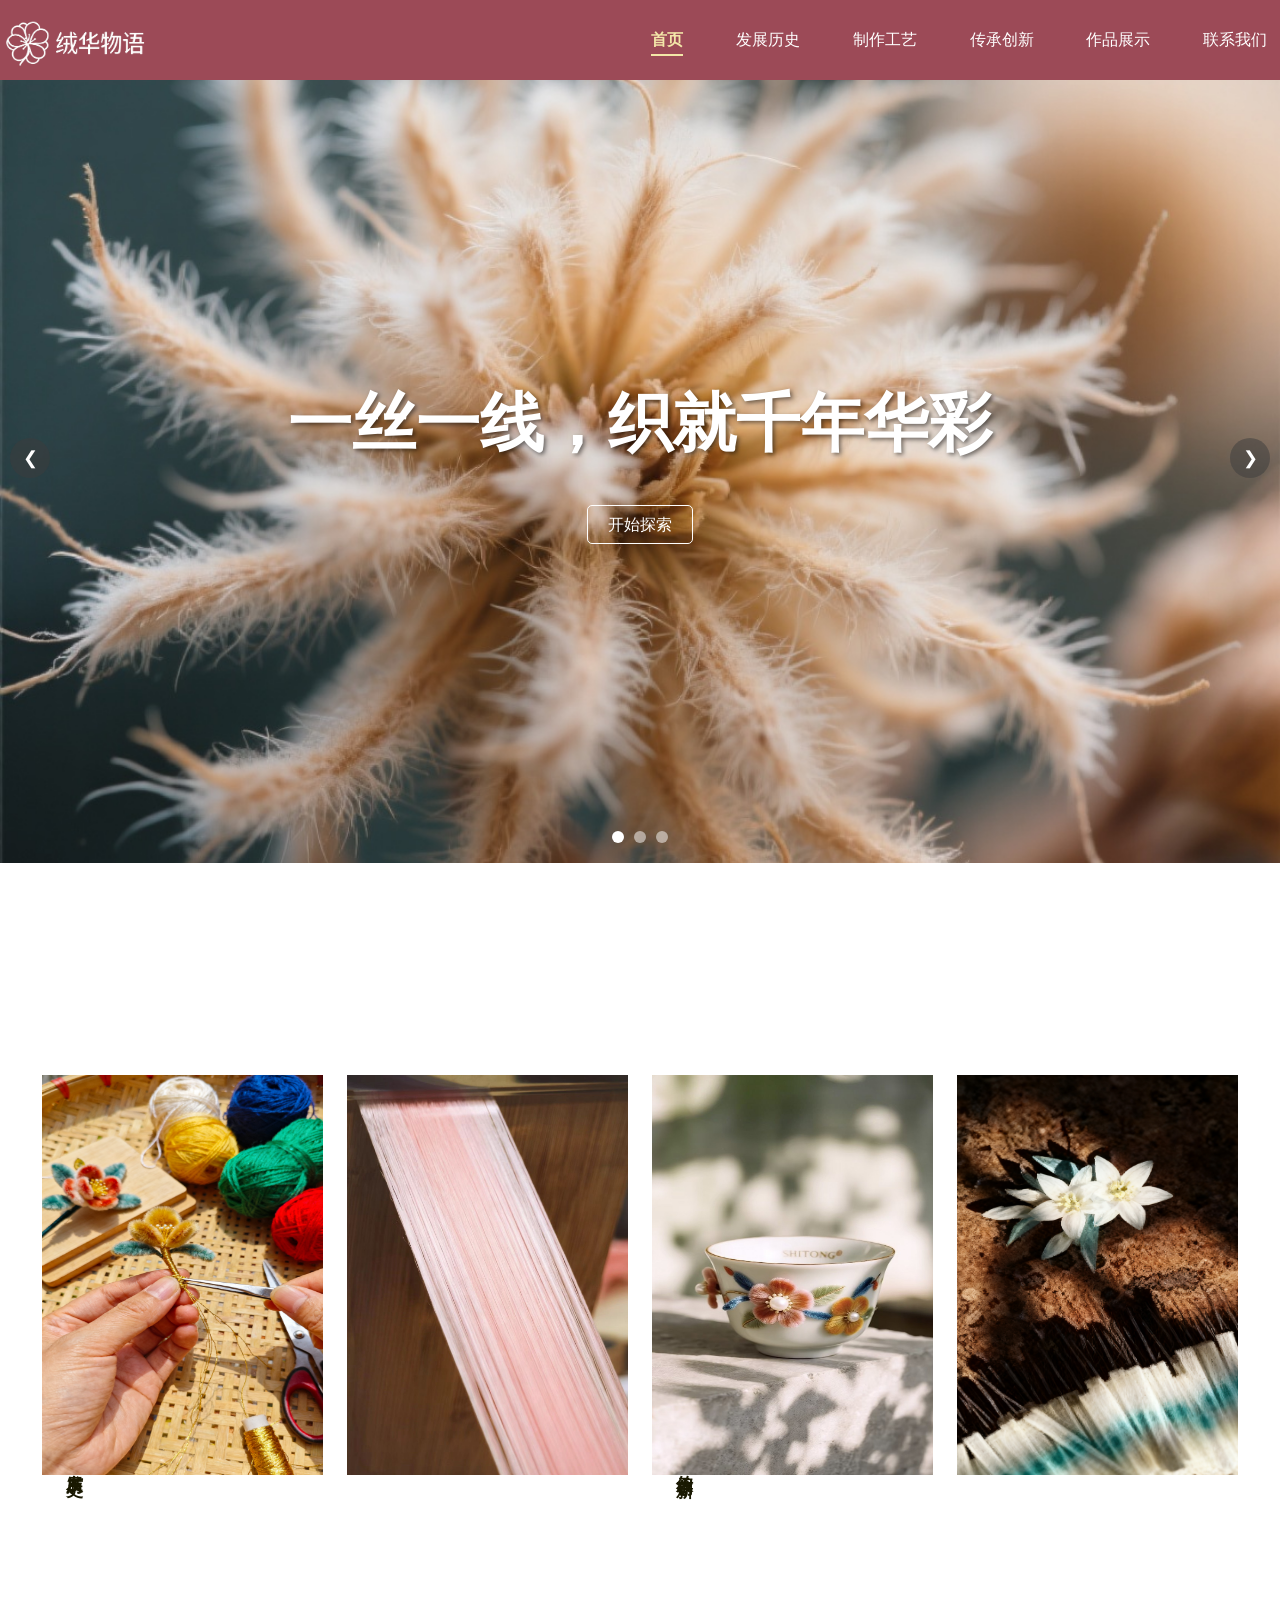
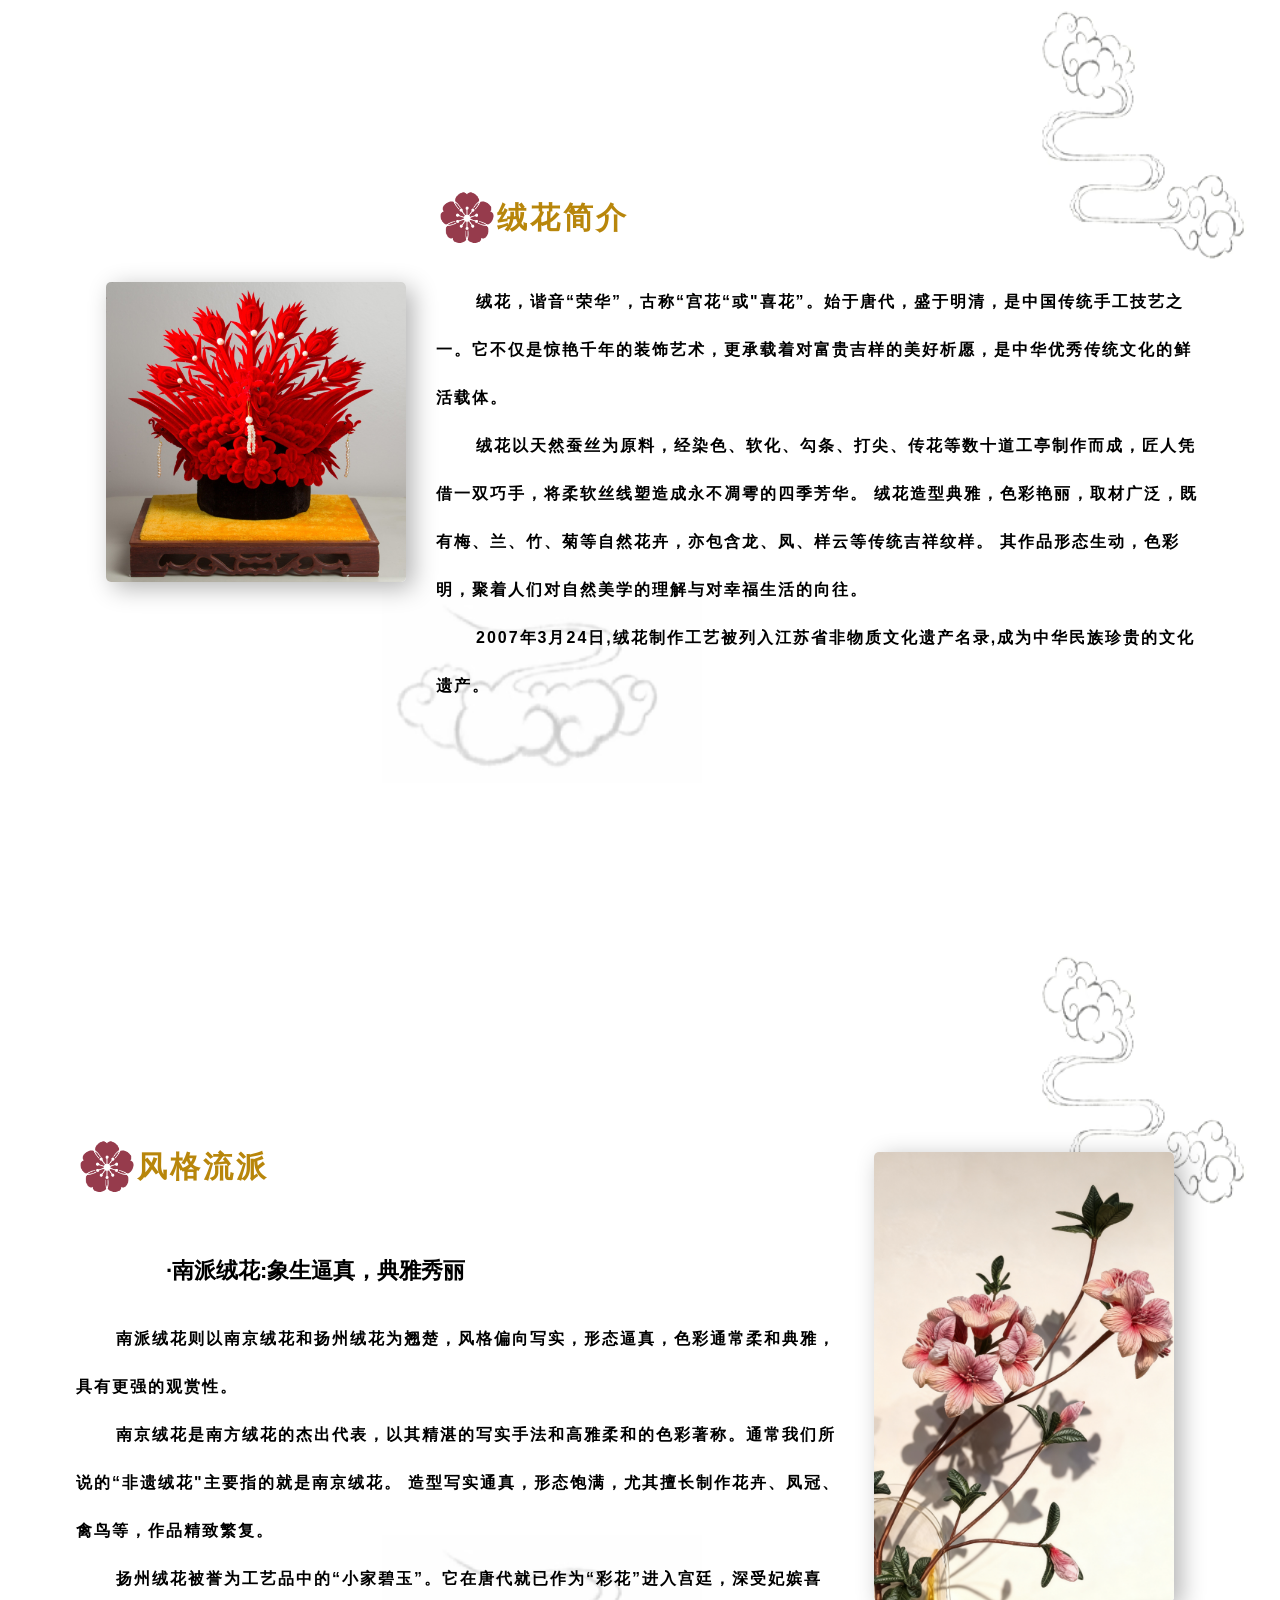
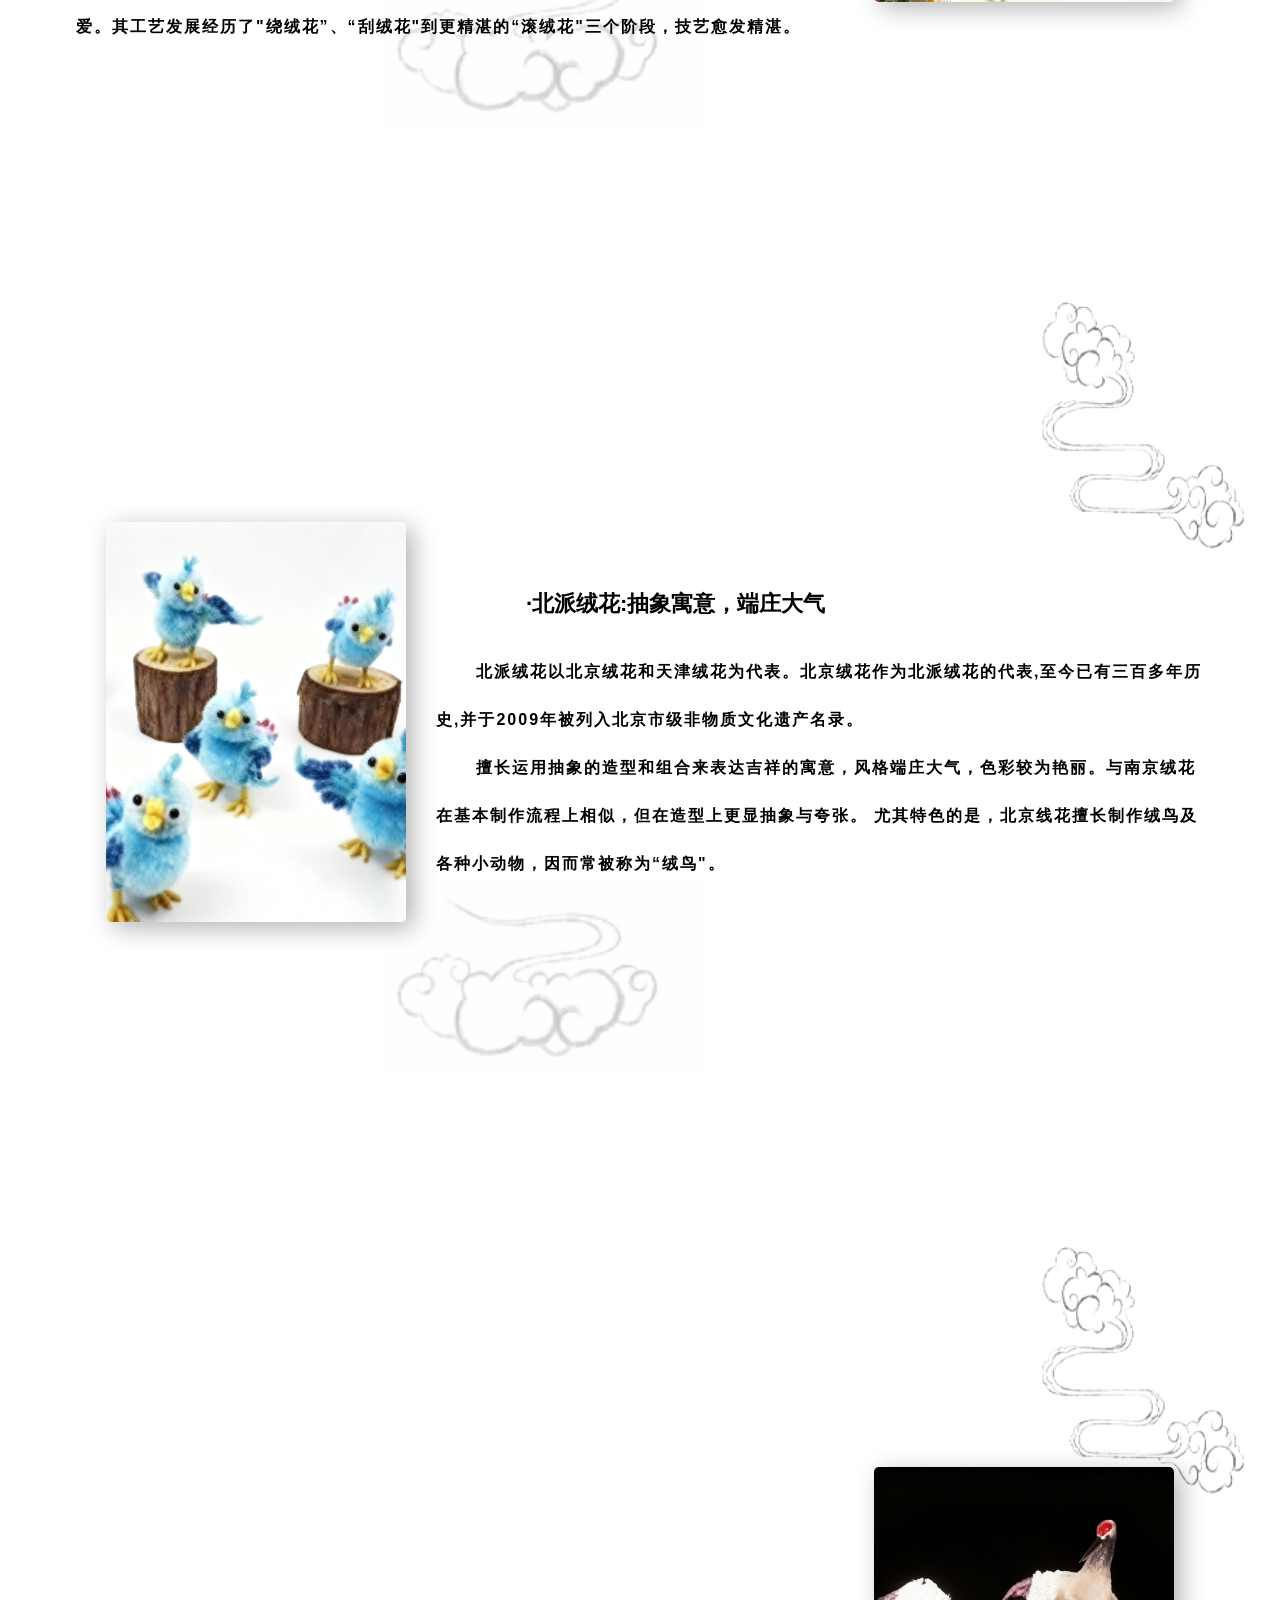
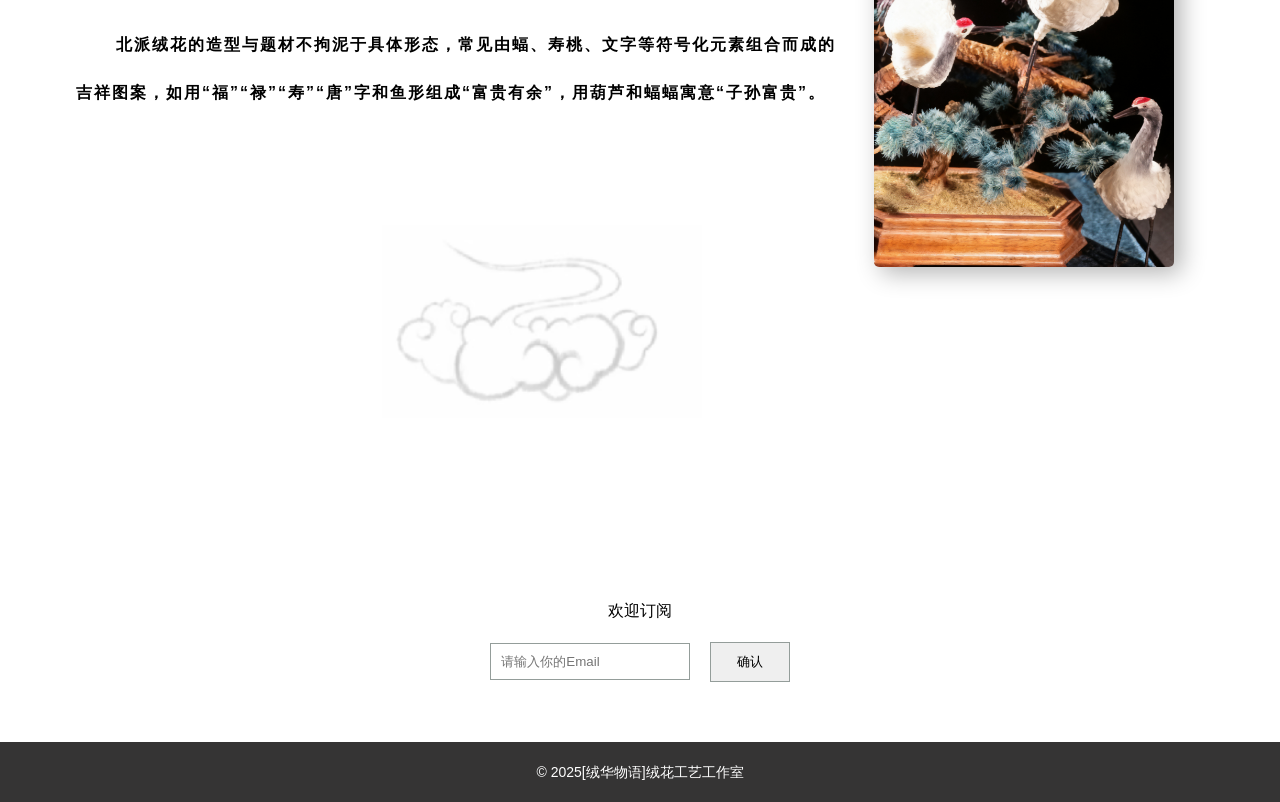
<file: index.html>
<!DOCTYPE html>
<html lang="zh-Hans">
<head>
    <meta charset="UTF-8">
    <meta name="viewport" content="width=device-width, initial-scale=1.0">
    <title>绒华物语——指尖绽放的非遗奇迹</title>
    <link rel="stylesheet" href="style.css">
</head>
<body>
     <header>
        <button class="menu">&#9776;</button>
        <h1>绒华物语</h1>
       
        <nav>
            <ul>
                <li class="active"><a href="index.html">首页</a></li>
                <li><a href="History.html">发展历史</a></li>
                <li><a href="Manufacturing process.html">制作工艺</a></li>
                <li><a href="Innovation.html">传承创新</a></li>
                <li><a href="Works display.html">作品展示</a></li>
                <li><a href="Contact.html">联系我们</a></li>
            </ul>
        </nav>
    </header>
    
    <main>
        <section class="news">
            <h1>一丝一线，织就千年华彩</h1>
            
            <p><a href="#">开始探索</a></p>
        </section>

<!-- 1 -->
<!-- 首页轮播图区域 -->
<section class="slider">
  <!-- 幻灯片容器：承载所有图片 -->
  <div class="slides">
    <div class="slide"><img src="images/3.jpg" class="clone"></div>
    <div class="slide"><img src="images/2.jpg" alt="轮播图1"></div>
    <div class="slide"><img src="images/4.png" alt="轮播图2"></div>
    <div class="slide"><img src="images/3.jpg" alt="轮播图3"></div>
     <div class="slide"><img src="images/2.jpg" class="clone"></div>
  </div>

  <!-- 左右切换按钮 -->
  <button class="prev">❮</button>
  <button class="next">❯</button>

  <!-- 分页指示器（小圆点） -->
  <div class="dots">
    <span class="dot active"></span>
    <span class="dot"></span>
    <span class="dot"></span>
  </div>

  <!-- 文字覆盖层（可选） -->
  <div class="content">
    <h1>一丝一线，织就千年华彩</h1>
    <p><a href="#explore">开始探索</a></p>
  </div>
</section>
<!-- 1 -->

<section id="explore">
<section class="home-page-content">
    
        <div>
            <a href="History.html" class="clickable-img">
            <img src="images/发展历史.png" alt="绒花展示图">
            </a>
            <div class="item">
            <h2>发展历史</h2>
        </div>
        </div>
        <div>
            <a href="Manufacturing process.html" class="clickable-img">
            <img src="images/制作工艺.jpg" alt="绒花展示图">
            </a>
             <div class="item">
            <h3>制作工艺</h3>
        </div>
        </div>
        <div>
            <a href="Innovation.html" class="clickable-img">
            <img src="images/传承创新.jpg" alt="绒花展示图">
            </a>
              <div class="item">
            <h2>传承创新</h2>
        </div>
        </div>
        <div>
            <a href="Works display.html" class="clickable-img">
            <img src="images/作品展示.png" alt="绒花展示图">
            </a>
            <div class="item">
            <h3>作品展示</h3>
        </div>       
        </div>
        </section>
    </section>
        
        <section class="slogan">
             <div class="image-container">
                <img src="images/简介1.jpg" alt="绒花细节图" class="hover-highlight">
            </div>
            
            <div class="info">
                <div class="titles">
                    <img src="images/花标.png" alt="绒花细节图" >
                    <h2>绒花简介</h2>
            </div>
            <!-- <p>一缕丝线，千年荣华</p> -->
             <p>绒花，谐音“荣华”，古称“宫花“或"喜花”。始于唐代，盛于明清，是中国传统手工技艺之一。它不仅是惊艳千年的装饰艺术，更承载着对富贵吉样的美好析愿，是中华优秀传统文化的鲜活载体。</p>
             <p>绒花以天然蚕丝为原料，经染色、软化、勾条、打尖、传花等数十道工亭制作而成，匠人凭借一双巧手，将柔软丝线塑造成永不凋雩的四季芳华。
            绒花造型典雅，色彩艳丽，取材广泛，既有梅、兰、竹、菊等自然花卉，亦包含龙、凤、样云等传统吉祥纹样。
            其作品形态生动，色彩明，聚着人们对自然美学的理解与对幸福生活的向往。</p>
             <p>2007年3月24日,绒花制作工艺被列入江苏省非物质文化遗产名录,成为中华民族珍贵的文化遗产。</p>
            </div>
        </section>

        <section class="slogan">
            <div class="info">
                <div class="titles">
                    <img src="images/花标.png" alt="绒花细节图" >
                    <h2>风格流派</h2>
            </div>
            <h3>·南派绒花:象生逼真，典雅秀丽</h3>
             <p>南派绒花则以南京绒花和扬州绒花为翘楚，风格偏向写实，形态逼真，色彩通常柔和典雅，具有更强的观赏性。</p>
             <p>南京绒花是南方绒花的杰出代表，以其精湛的写实手法和高雅柔和的色彩著称。通常我们所说的“非遗绒花"主要指的就是南京绒花。
                造型写实通真，形态饱满，尤其擅长制作花卉、凤冠、禽鸟等，作品精致繁复。</p>
             <p>扬州绒花被誉为工艺品中的“小家碧玉”。它在唐代就已作为“彩花”进入宫廷，深受妃嫔喜爱。其工艺发展经历了"绕绒花”、“刮绒花"到更精湛的“滚绒花"三个阶段，技艺愈发精湛。</p>
            </div>
            <div class="image-container">
                <img src="images/简介5.png" alt="绒花细节图" class="hover-highlight">
            </div>
        </section>

        

        <section class="slogan">
            <div class="image-container">
                <img src="images/简介8.png" alt="绒花细节图" class="hover-highlight">
            </div>

             <div class="info">
              
            <h3>·北派绒花:抽象寓意，端庄大气</h3>
             <p>北派绒花以北京绒花和天津绒花为代表。北京绒花作为北派绒花的代表,至今已有三百多年历史,并于2009年被列入北京市级非物质文化遗产名录。</p>
             <p>擅长运用抽象的造型和组合来表达吉祥的寓意，风格端庄大气，色彩较为艳丽。与南京绒花在基本制作流程上相似，但在造型上更显抽象与夸张。
                尤其特色的是，北京线花擅长制作绒鸟及各种小动物，因而常被称为“绒鸟"。</p>
            </div>
            
        </section>

        <section class="slogan">
            <div class="info">
             <p>北派绒花的造型与题材不拘泥于具体形态，常见由蝠、寿桃、文字等符号化元素组合而成的吉祥图案，如用“福”“禄”“寿”“唐”字和鱼形组成“富贵有余”，用葫芦和蝠蝠寓意“子孙富贵”。</p>
            </div>
            <div class="image-container">
                <img src="images/简介7.png" alt="绒花细节图" class="hover-highlight">
            </div>
        </section>


        

    <script src="script.js"></script>

        

        <section class="newsletter">
            <p>欢迎订阅</p>
            <form>
                <input type="email" placeholder="请输入你的Email" required>
                <button type="submit">确认</button>
            </form>
        </section>
    </main>

    <footer>
        <p>© 2025[绒华物语]绒花工艺工作室</p>
    </footer>
</body>
</html>
</file>
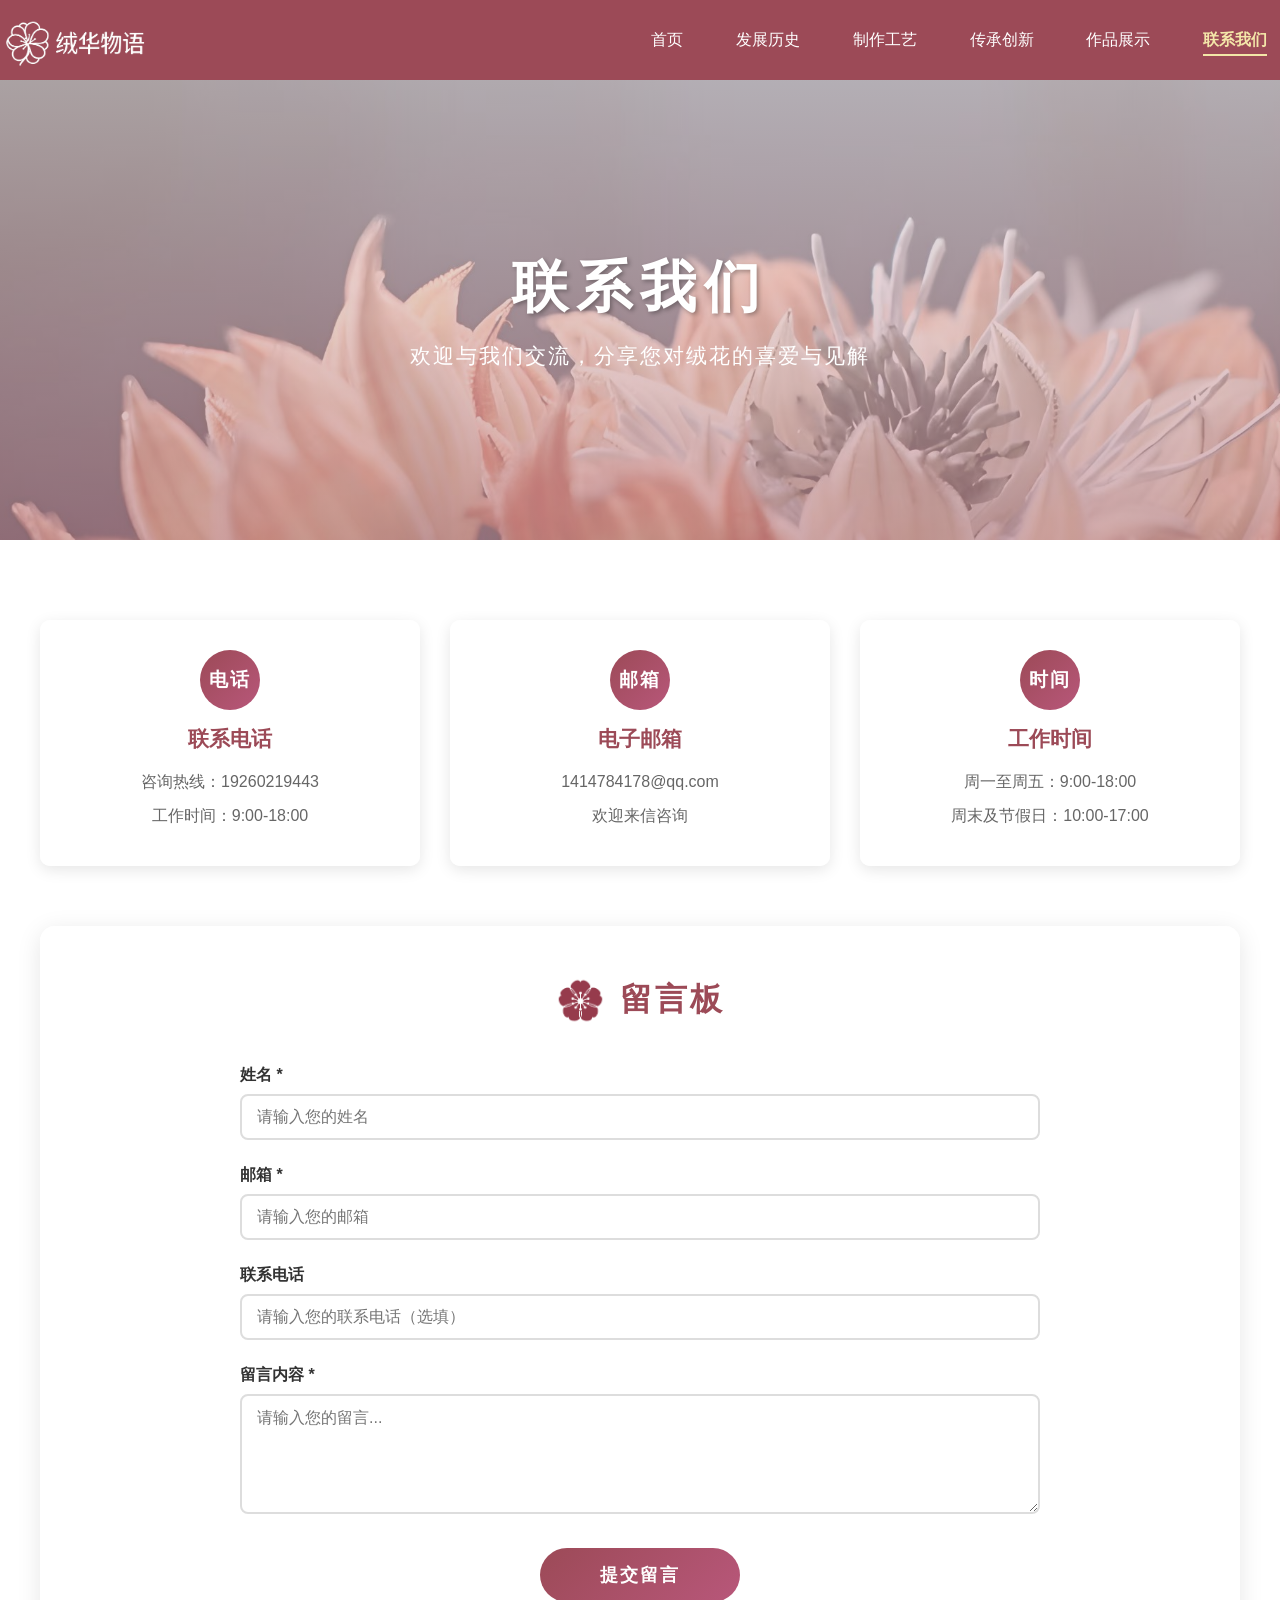
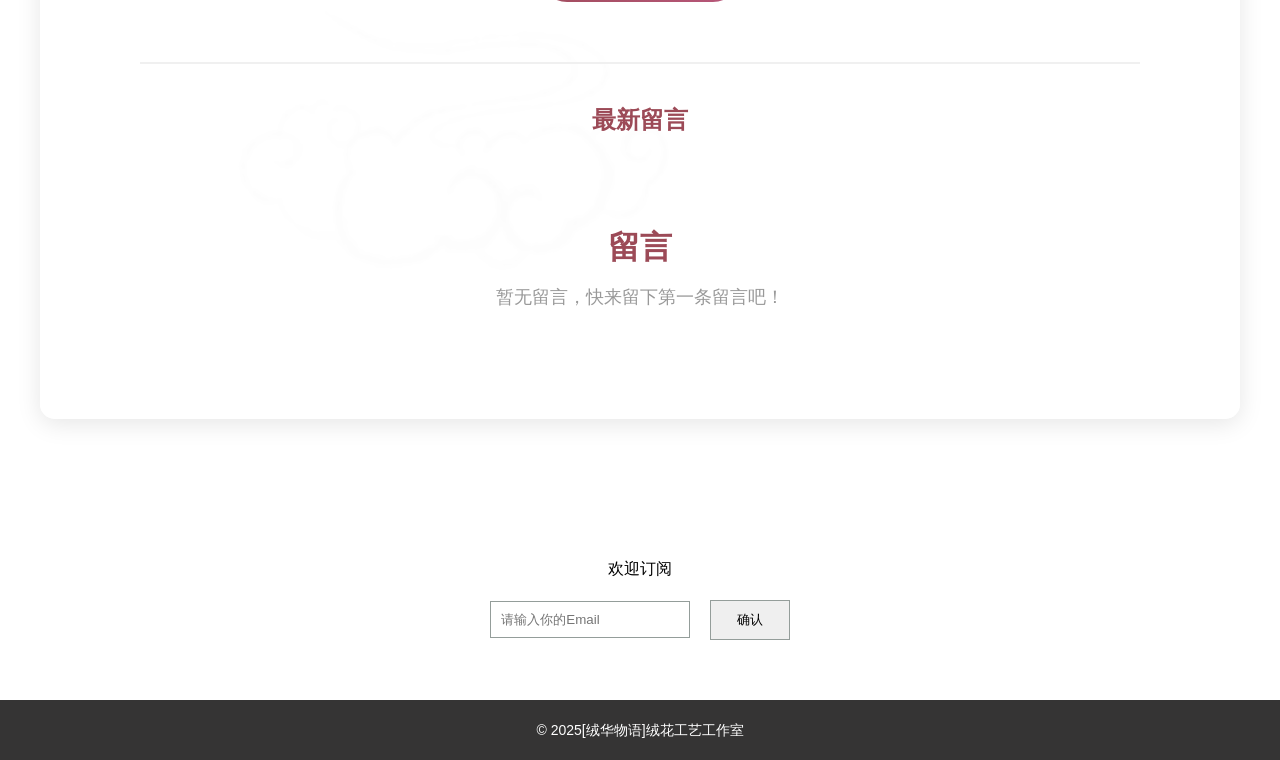
<file: Contact.html>
<!DOCTYPE html>
<html lang="zh-Hans">
<head>
    <meta charset="UTF-8">
    <meta name="viewport" content="width=device-width, initial-scale=1.0">
    <title>联系我们 - 绒华物语</title>
    <link rel="stylesheet" href="style.css">
    <link rel="stylesheet" href="Contact.css">
</head>
<body>
    <header>
        <button class="menu">&#9776;</button>
        <h1>绒华物语</h1>
       
        <nav>
            <ul>
                <li><a href="index.html">首页</a></li>
                <li><a href="History.html">发展历史</a></li>
                <li><a href="Manufacturing process.html">制作工艺</a></li>
                <li><a href="Innovation.html">传承创新</a></li>
                <li><a href="Works display.html">作品展示</a></li>
                <li class="active"><a href="Contact.html">联系我们</a></li>
            </ul>
        </nav>
    </header>
    
    <main>
        <section class="contact-banner">
            <h1>联系我们</h1>
            <p>欢迎与我们交流，分享您对绒花的喜爱与见解</p>
        </section>

        <section class="contact-content">
            <div class="contact-info">
                <div class="info-card">
                    <div class="icon">电话</div>
                    <h3>联系电话</h3>
                    <p>咨询热线：19260219443</p>
                    <p>工作时间：9:00-18:00</p>
                </div>

                <div class="info-card">
                    <div class="icon">邮箱</div>
                    <h3>电子邮箱</h3>
                    <p>1414784178@qq.com</p>
                    <p>欢迎来信咨询</p>
                </div>

                <div class="info-card">
                    <div class="icon">时间</div>
                    <h3>工作时间</h3>
                    <p>周一至周五：9:00-18:00</p>
                    <p>周末及节假日：10:00-17:00</p>
                </div>
            </div>

            <!-- 留言板区域 -->
            <div class="message-board">
                <h2>
                    <img src="images/花标.png" alt="装饰图标" class="title-icon">
                    留言板
                </h2>
                
                <!-- 留言表单 -->
                <form id="messageForm" class="message-form">
                    <div class="form-group">
                        <label for="name">姓名 *</label>
                        <input type="text" id="name" name="name" required placeholder="请输入您的姓名">
                    </div>

                    <div class="form-group">
                        <label for="email">邮箱 *</label>
                        <input type="email" id="email" name="email" required placeholder="请输入您的邮箱">
                    </div>

                    <div class="form-group">
                        <label for="phone">联系电话</label>
                        <input type="tel" id="phone" name="phone" placeholder="请输入您的联系电话（选填）">
                    </div>

                    <div class="form-group">
                        <label for="message">留言内容 *</label>
                        <textarea id="message" name="message" rows="5" required placeholder="请输入您的留言..."></textarea>
                    </div>

                    <button type="submit" class="submit-btn">提交留言</button>
                </form>

                <!-- 留言列表 -->
                <div class="messages-container">
                    <h3>最新留言</h3>
                    <div id="messagesList" class="messages-list">
                        <!-- 留言将通过JavaScript动态添加 -->
                    </div>
                </div>
            </div>
        </section>

        <section class="newsletter">
            <p>欢迎订阅</p>
            <form>
                <input type="email" placeholder="请输入你的Email" required>
                <button type="submit">确认</button>
            </form>
        </section>
    </main>

    <footer>
        <p>© 2025[绒华物语]绒花工艺工作室</p>
    </footer>

    <script src="contact.js"></script>
</body>
</html>
</file>
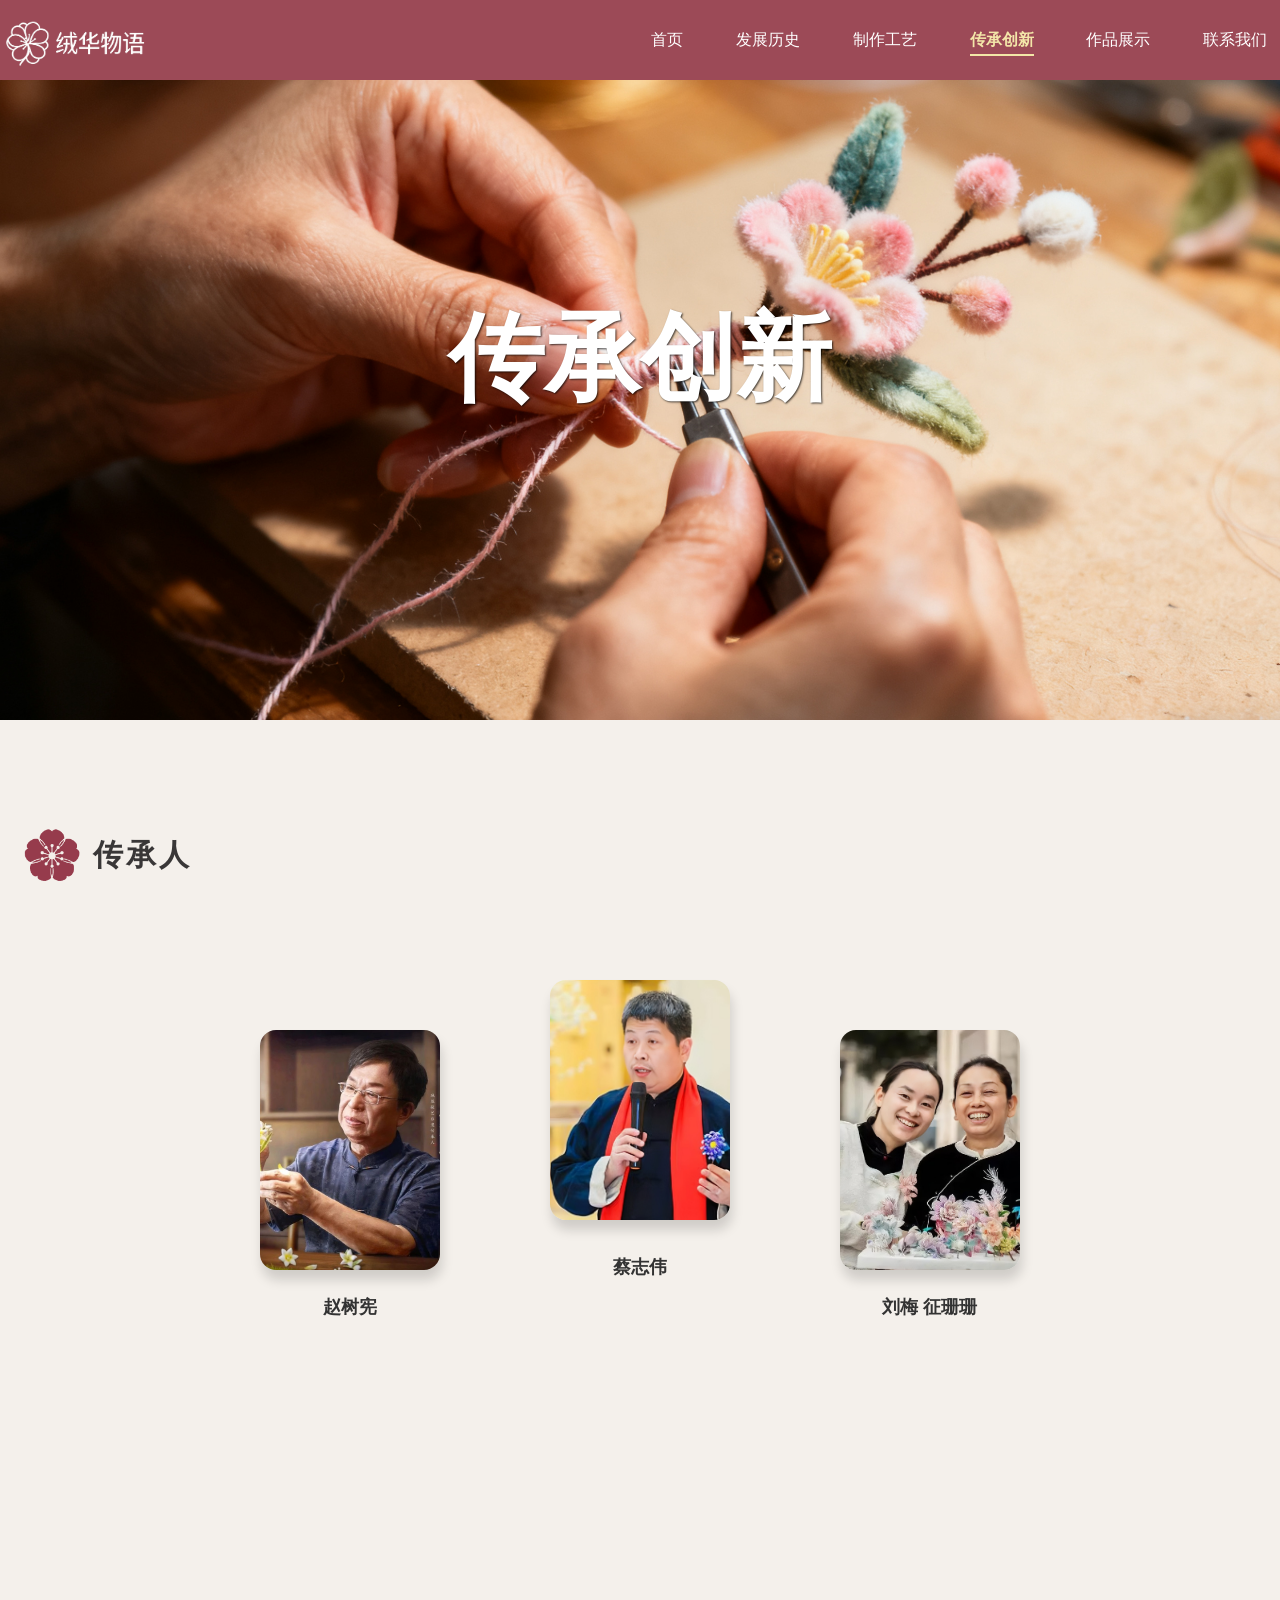
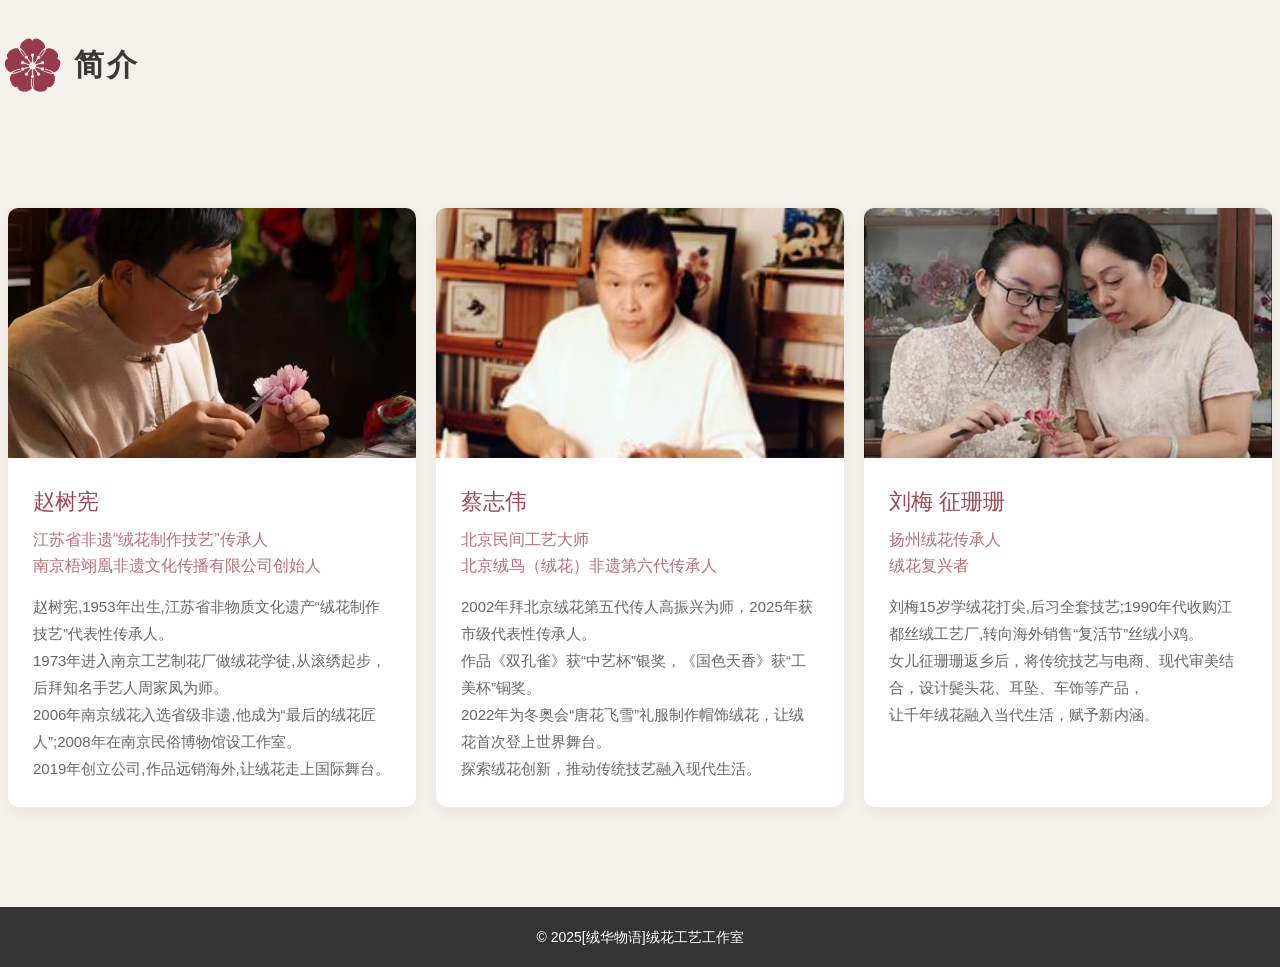
<file: Innovation.html>
<!DOCTYPE html>
<html lang="zh-Hans">
<head>
    <meta charset="UTF-8">
    <meta name="viewport" content="width=device-width, initial-scale=1.0">
    <title>传承创新</title>
     <link rel="stylesheet" href="Innovation.css">
</head>
<body>
    <header>
        <button class="menu">&#9776;</button>
        <h1>绒华物语</h1>
        <nav>
            <ul>
                <li><a href="index.html">首页</a></li>
                <li><a href="History.html">发展历史</a></li>
                <li><a href="Manufacturing process.html">制作工艺</a></li>
                <li class="active"><a href="Innovation.html">传承创新</a></li>
                <li><a href="Works display.html">作品展示</a></li>
                <li><a href="Contact.html">联系我们</a></li>
            </ul>
        </nav>
    </header>


    <main>
        <section class="cover">
        <h1>传承创新</h1>
        </section>


    <div class="titles">
        <img src="images/花标.png" alt="绒花细节图" >
        <h2>传承人</h2>
    </div>
 <!-- 主体内容：传承人介绍 -->
    <main class="innovation-content">
        <!-- 传承人标题 + 三人照片 -->
    <div class="inheritors-header">
  <div class="photo-item">
    <img src="images/赵树宪.jpg" alt="赵树宪">
     <img src="images/蔡志伟.png" alt="蔡志伟">
      <img src="images/刘梅 征珊珊.png" alt="刘梅 征珊珊">
  </div>
  <div class="photo-wrapper">
   <p class="name">赵树宪</p>
   <p class="name">刘梅 征珊珊</p>
   <p class="name">蔡志伟</p>
  </div>  
        </div>

        <div class="titles1">
                    <img src="images/花标.png" alt="绒花细节图" >
                    <h2>简介</h2>
            </div>

        <!-- 传承人详情卡片 -->
        <div class="inheritor-cards">
            <!-- 赵树宪 -->
            <article class="inheritor-card">
                <img src="images/赵树宪1.png" alt="赵树宪" class="card-img">
                <div class="card-text">
                    <h3 class="card-name">赵树宪</h3>
                    <p class="card-title">江苏省非遗“绒花制作技艺”传承人<br>南京梧翊凰非遗文化传播有限公司创始人</p>
                    <p class="card-desc">
                        赵树宪,1953年出生,江苏省非物质文化遗产“绒花制作技艺”代表性传承人。<br>
                        1973年进入南京工艺制花厂做绒花学徒,从滚绣起步，后拜知名手艺人周家凤为师。<br>
                        2006年南京绒花入选省级非遗,他成为“最后的绒花匠人”;2008年在南京民俗博物馆设工作室。<br>
                        2019年创立公司,作品远销海外,让绒花走上国际舞台。
                    </p>
                </div>
            </article>

            <!-- 蔡志伟 -->
            <article class="inheritor-card">
                <img src="images/蔡志伟1.jpg" alt="蔡志伟" class="card-img">
                <div class="card-text">
                    <h3 class="card-name">蔡志伟</h3>
                    <p class="card-title">北京民间工艺大师<br>北京绒鸟（绒花）非遗第六代传承人</p>
                    <p class="card-desc">
                        2002年拜北京绒花第五代传人高振兴为师，2025年获市级代表性传承人。<br>
                        作品《双孔雀》获“中艺杯”银奖，《国色天香》获“工美杯”铜奖。<br>
                        2022年为冬奥会“唐花飞雪”礼服制作帽饰绒花，让绒花首次登上世界舞台。<br>
                        探索绒花创新，推动传统技艺融入现代生活。
                    </p>
                </div>
            </article>

            <!-- 刘梅 & 征珊珊 -->
            <article class="inheritor-card">
                <img src="images/刘梅.jpg" alt="刘梅 征珊珊" class="card-img">
                <div class="card-text">
                    <h3 class="card-name">刘梅 征珊珊</h3>
                    <p class="card-title">扬州绒花传承人<br>绒花复兴者</p>
                    <p class="card-desc">
                        刘梅15岁学绒花打尖,后习全套技艺;1990年代收购江都丝绒工艺厂,转向海外销售“复活节”丝绒小鸡。<br>
                        女儿征珊珊返乡后，将传统技艺与电商、现代审美结合，设计鬓头花、耳坠、车饰等产品，<br>
                        让千年绒花融入当代生活，赋予新内涵。
                    </p>
                </div>
            </article>
        </div>

    <footer>
        <p>© 2025[绒华物语]绒花工艺工作室</p>
    </footer>
    

    <!-- 移动端菜单脚本 -->
    <script>
        const menuBtn = document.querySelector('.menu');
        const navList = document.querySelector('nav ul');

        menuBtn.addEventListener('click', () => {
            navList.style.display = navList.style.display === 'flex' ? 'none' : 'flex';
            navList.style.flexDirection = 'column';
            navList.style.position = 'absolute';
            navList.style.top = '100px';
            navList.style.left = '0';
            navList.style.right = '0';
            navList.style.background = '#9C4A57';
            navList.style.padding = '20px';
            navList.style.gap = '15px';
        });
    </script>

    </main>
</body>
</html>
</file>
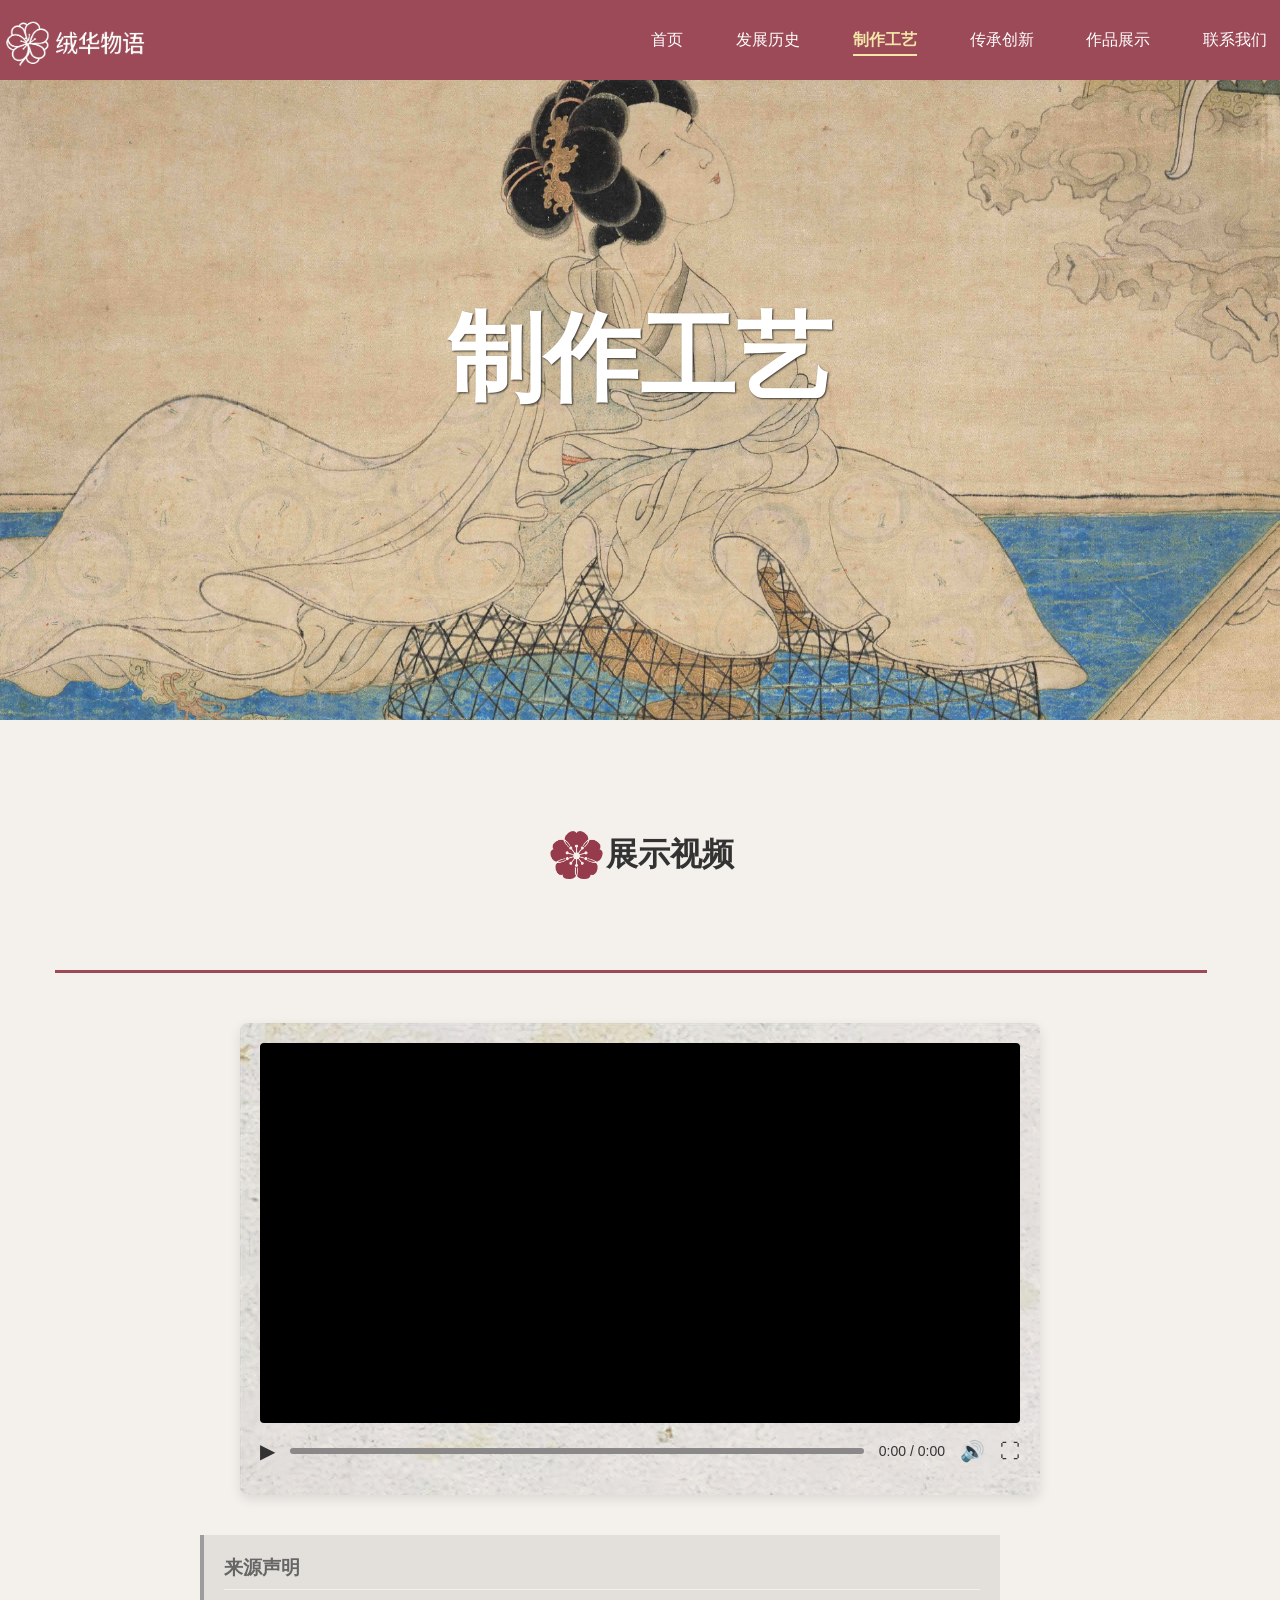
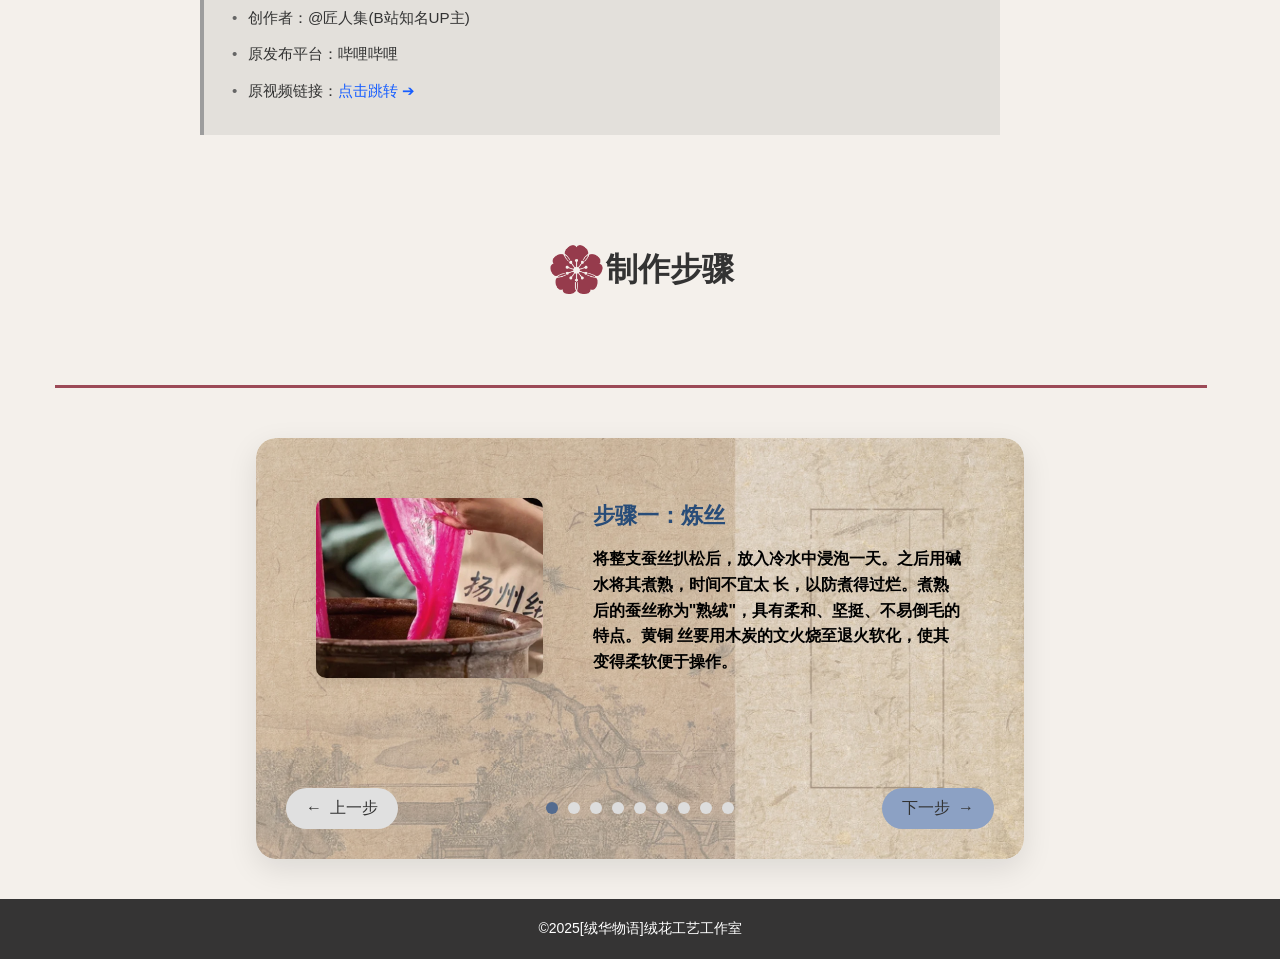
<file: Manufacturing process.html>
<!DOCTYPE html>
<html lang="zh-Hans">
<head>
    <meta charset="UTF-8">
    <meta name="viewport" content="width=device-width, initial-scale=1.0">
    <title>制作工艺</title>
    <link rel="stylesheet" href="Manufacturing.css">
    
<style>
        /* 视频播放器样式 */
        .video-container {
            max-width: 800px;
            margin: 20px auto 40px;
            padding: 20px;
            background-image: url(images/背景3.png);
            border-radius: 8px;
            box-shadow: 0 4px 12px rgba(0, 0, 0, 0.1);
            position: relative;
        }
        
        .custom-video {
            width: 100%;
            height: auto;
            border-radius: 4px;
            background-color: #000;
        }
        
        .video-controls {
            display: flex;
            align-items: center;
            gap: 15px;
            padding: 12px 0;
            color: #333;
            font-size: 14px;
            position: relative;
        }
        
        .progress-container {
            flex: 1;
            height: 6px;
            background-color: #8a8888;
            border-radius: 3px;
            cursor: pointer;
            position: relative;
        }
        
        .progress-bar {
            height: 100%;
            background-color: #9C4A57;
            border-radius: 3px;
            width: 0%;
        }
        
        .progress-handle {
            position: absolute;
            width: 14px;
            height: 14px;
            background-color: #9C4A57;
            border-radius: 50%;
            top: 50%;
            transform: translate(-50%, -50%);
            box-shadow: 0 0 3px rgba(0,0,0,0.2);
            display: none;
        }
        
        .progress-container:hover .progress-handle {
            display: block;
        }
        
        .control-btn {
            background: none;
            border: none;
            color: #333;
            cursor: pointer;
            font-size: 20px;
            transition: color 0.2s;
            /* padding: 5px; */
            position: relative;
        }
        
        .control-btn:hover {
            color: #9C4A57;
        }
        
        .volume-control {
            display: flex;
            flex-direction: column;
            align-items: center;
            position: relative;
        }
        
        .volume-popup {
            position: absolute;
            bottom: 100%;
            left: 50%;
            transform: translateX(-50%);
            border-radius: 4px;
            padding: 10px 5px;
            box-shadow: 0 2px 10px rgba(0, 0, 0, 0.2);
            display: none;
            z-index: 10;
            margin-bottom: 10px;
        }
        
        .volume-popup.active {
            display: block;
        }
        
        .volume-slider {
    width: 4px;
    height: 120px;
    cursor: pointer;
    accent-color: #9C4A57;
    writing-mode: bt-lr;
    -webkit-appearance: slider-vertical;
}

/* 自定义滑块圆点（缩小尺寸） */
.volume-slider::-webkit-slider-thumb {
    -webkit-appearance: none;
    width: 10px; /* 原尺寸约14px，缩小为10px */
    height: 10px;
    border-radius: 50%;
    background: #9C4A57;
    border: 2px solid #fff;
    box-shadow: 0 0 2px rgba(0,0,0,0.3);
    cursor: pointer;
}

.volume-slider::-moz-range-thumb {
    width: 10px;
    height: 10px;
    border-radius: 50%;
    background: #9C4A57;
    border: 2px solid #fff;
    box-shadow: 0 0 2px rgba(0,0,0,0.3);
    cursor: pointer;
}
        
        .time-display {
            font-family: 'Arial', sans-serif;
            white-space: nowrap;
        }
        
        /* 响应式调整 */
        @media screen and (max-width: 768px) {
            .video-container {
                margin: 20px;
                padding: 15px;
            }
            
            .volume-slider {
                width: 60px;
                height: 4px;
                writing-mode: horizontal-tb;
                -webkit-appearance: none;
            }
            
            .volume-popup {
                position: static;
                transform: none;
                margin-top: 5px;
                padding: 5px 0;
                background: transparent;
                box-shadow: none;
                display: block;
            }
            
            .video-controls {
                gap: 10px;
                flex-wrap: wrap;
            }
            
            .time-display {
                order: unset;
                width: auto;
                text-align: left;
                margin-top: 0;
            }
            /* 移动端调整控件顺序 */
            .play-pause {
                order: 1;
            }
            .progress-container {
                order: 2;
                flex: 1 1 100%;
                margin-top: 8px;
            }
            .time-display {
                order: 3;
            }
            .volume-control {
                order: 4;
            }
            .fullscreen-btn {
                order: 5;
            }
        }
    </style>

</head>
<body>
    <header>
        <button class="menu">&#9776;</button>
        <h1>绒华物语</h1>
        
        <nav>
            <ul>
                <li><a href="index.html">首页</a></li>
                <li><a href="History.html">发展历史</a></li>
                <li class="active"><a href="Manufacturing process.html">制作工艺</a></li>
                <li><a href="Innovation.html">传承创新</a></li>
                <li><a href="Works display.html">作品展示</a></li>
                <li><a href="Contact.html">联系我们</a></li>
            </ul>
        </nav>
    </header>

<section class="cover">
        <h1>制作工艺</h1>
</section>

    <main>
        <div class="titles">
            <img src="images/花标.png" alt="绒花图标" >
            <h1>展示视频</h1>
        </div>
        <div class="horizontal-line"></div><!--红色横线-->
        <!-- 视频播放器区域 -->
        <div class="video-container">
            <video class="custom-video">
                <source src="images/工艺视频.mp4" type="video/mp4">
                您的浏览器不支持HTML5视频播放
            </video>
            <!-- 调整控件顺序：播放按钮 → 进度条 → 时间显示 → 音量控件 → 全屏按钮 -->
            <div class="video-controls">
                <button class="control-btn play-pause" title="播放/暂停">▶</button>
                <div class="progress-container">
                    <div class="progress-bar"></div>
                    <div class="progress-handle"></div>
                </div>
                <span class="time-display">0:00 / 0:00</span>
                <div class="volume-control">
                    <button class="control-btn volume-btn" title="音量">🔊</button>
                    <div class="volume-popup">
                        <input type="range" class="volume-slider" min="0" max="1" step="0.05" value="1" orient="vertical">
                    </div>
                </div>
                <button class="control-btn fullscreen-btn" title="全屏">⛶</button>
            </div>
        </div>
        
        <div class="source-declaration">
        <h3 class="source-title">来源声明</h3>
        <ul class="source-list">
            <li class="source-item">创作者：@匠人集(B站知名UP主)</li>
            <li class="source-item">原发布平台：哔哩哔哩</li>
            <li class="source-item">原视频链接：<a href="https://www.bilibili.com/video/BV1fP4y1e7J1/?spm_id_from=333.1391.0.0&vd_source=b02e2863cee143160a7564d77571526d" class="source-link">点击跳转 ➔</a></li>
        </ul>
    </div>
    
      <div class="titles">
            <img src="images/花标.png" alt="绒花图标" >
            <h1>制作步骤</h1>
        </div>
 <div class="horizontal-line"></div><!--红色横线-->
<div class="carousel-container">
        <!-- <h1 class="carousel-title">绒花工艺流程</h1> -->
        
        <div class="carousel-content">
            <!-- 步骤一 -->
            <div class="step-panel">
                <div class="step-card">
                    <img src="display images/炼丝.jpg" 
                         alt="炼丝" class="step-image">
                    <div class="step-text">
                        <h2 class="step-title">步骤一：炼丝</h2>
                        <p class="step-description">将整支蚕丝扒松后，放入冷水中浸泡一天。之后用碱水将其煮熟，时间不宜太
长，以防煮得过烂。煮熟后的蚕丝称为"熟绒"，具有柔和、坚挺、不易倒毛的特点。黄铜
丝要用木炭的文火烧至退火软化，使其变得柔软便于操作。</p>
                    </div>
                </div>
            </div>
            
            <!-- 步骤二 -->
            <div class="step-panel">
                <div class="step-card">
                    <img src="display images/染色.jpg" 
                         alt="染色" class="step-image">
                    <div class="step-text">
                        <h2 class="step-title">步骤二：染色</h2>
                        <p class="step-description">根据要制作的绒花产品的色彩需要进行染色，色丝一般多达几十种色彩。</p>
                    </div>
                </div>
            </div>
            
            <!-- 步骤三 -->
            <div class="step-panel">
                <div class="step-card">
                    <img src="display images/晾晒.jpg" alt="晾晒" class="step-image">
                    <div class="step-text">
                        <h2 class="step-title">步骤三：晾晒</h2>
                        <p class="step-description">将染色后的丝绒套在竹竿上在阳光下晾晒，期间必须经常翻动，并使其保持绷
直。</p>
                    </div>
                </div>
            </div>
            
            <!-- 步骤四 -->
            <div class="step-panel">
                <div class="step-card">
                    <img src="display images/1.jpg" alt="劈绒" class="step-image">
                    <div class="step-text">
                        <h2 class="step-title">步骤四：劈绒</h2>
                        <p class="step-description">将熟丝绷直，扯断扎丝后分把。通过"揭"和"掀"的手法，顺着脉络走向将丝分劈成独立小份，直至取得所需线量。过程中需
手捏紧，一手扯丝，以防缠绕打结。</p>
                    </div>
                </div>
            </div>
            
            <!-- 步骤五（带详情） -->
            <div class="step-panel">
                <div class="step-card">
                    <img src="display images/2.jpg" alt="勾条" class="step-image">
                    <div class="step-text">
                        <h2 class="step-title">步骤五：勾条</h2>
                        <p class="step-description">又分为梳绒、夹铜丝、剪绒条、对绒、搓绒条五步</p>
                        <button class="detail-btn" data-modal="modal5">查看详情</button>
                    </div>
                </div>
            </div>
            
            <!-- 步骤六 -->
            <div class="step-panel">
                <div class="step-card">
                    <img src="display images/6.jpg" alt="打尖" class="step-image">
                    <div class="step-text">
                        <h2 class="step-title">步骤六：打尖</h2>
                        <p class="step-description">左手捻转绒条，右手持打尖剪配合修剪，双手频率需一致。此步要求极高:剪刀角度与力度须精准，方能一次成型，避免破坏
蓬松感。剪口抵铜丝为"打全尖"，未抵铜丝为"打半尖"。</p>
                    </div>
                </div>
            </div>
            
            <!-- 步骤七（带详情） -->
            <div class="step-panel">
                <div class="step-card">
                    <img src="display images/7.jpg" alt="传花" class="step-image">
                    <div class="step-text">
                        <h2 class="step-title">步骤七：传花</h2>
                        <p class="step-description">传花步骤分"毛绒款"与"烫平款"两类操作</p>
                        <button class="detail-btn" data-modal="modal7">查看详情</button>
                    </div>
                </div>
            </div>
            
            <!-- 步骤八 -->
            <div class="step-panel">
                <div class="step-card">
                    <img src="display images/整型.png" alt="整型" class="step-image">
                    <div class="step-text">
                        <h2 class="step-title">步骤八：整型</h2>
                        <p class="step-description">对组合好的绒花进行最后的整理塑形，调整各部分比例，确保形态美观。匠人常用指尖轻轻揉搓绒丝，使其更加蓬松自然。</p>
                    </div>
                </div>
            </div>
            
            <!-- 步骤九 -->
            <div class="step-panel">
                <div class="step-card">
                    <img src="display images/装配.png" alt="装配" class="step-image">
                    <div class="step-text">
                        <h2 class="step-title">步骤九：装配</h2>
                        <p class="step-description">最后用丝线将花朵与叶子组装到一起，同时可用不同的花蕊珍珠以及挂坠等进行修饰点缀，最终得到想要的造型。</p>
                    </div>
                </div>
            </div>
        </div>
        
        <div class="nav-buttons">
            <button class="nav-btn prev-btn" id="prevBtn">
                <span>←</span> 上一步
            </button>
            
            <div class="indicators" id="indicators">
                <!-- 指示器将通过JS动态生成 -->
            </div>
            
            <button class="nav-btn next-btn" id="nextBtn">
                下一步 <span>→</span>
            </button>
        </div>
    </div>
    
    <!-- 第五步详情弹窗 -->
   <div class="modal" id="modal5">
    <div class="modal-content">
        <span class="close-modal">&times;</span>
        
        <!-- 步骤1：梳绒 -->
        <div class="modal-step">
            <div class="step-image">
                <!-- 替换为你的梳绒步骤图片（建议尺寸 400x300，复古质感） -->
                <img src="display images/2.jpg" alt="梳绒步骤：固定丝线并梳理蓬松">
            </div>
            <div class="step-text">
                <h3 class="modal-title">1.梳绒</h3>
                <p class="modal-description">
                    将丝线组用活结固定在细杆上，调整宽度后夹于梳绒板。随后一手夹丝，一手喷水并整理，用刷子反复斜刷丝线正反面，同时配合手指梳理。过程中需协调手部动作，直至绒线蓬松。
                </p>
            </div>
        </div>

        <!-- 步骤2：夹铜丝 -->
        <div class="modal-step">
            <div class="step-image">
                <img src="display images/3.jpg" alt="夹铜丝步骤：对折铜丝夹住绒排">
            </div>
            <div class="step-text">
                <h3 class="modal-title">2.夹铜丝</h3>
                <p class="modal-description">
                    将排好宽度的绒底端固定，抽一根铜丝对折后夹住绒排。双手捏住铜丝两端，一顿一捻并反向旋转，形成密集螺旋状，最后移至所需位置拧紧即可。托板将夹好的绒条托住，并向剪刀方向拖送，剪刀贴近绒排，将绒剪下。
                </p>
            </div>
        </div>


        <!-- 步骤3：对绒 -->
        <div class="modal-step">
            <div class="step-image">
                <img src="display images/4.jpg" alt="对绒步骤：拉紧并反向捻转">
            </div>
            <div class="step-text">
                <h3 class="modal-title">3.对绒</h3>
                <p class="modal-description">
                    左右双手拉紧绒条，往直面上对齐勾条分解步骤五，双手反向旋转左右双手拉紧绒条且向相反方向捻转使绒条呈粗螺旋状。
                </p>
            </div>
        </div>

        <!-- 步骤4：搓绒条 -->
        <div class="modal-step">
            <div class="step-image">
                <img src="display images/5.jpg" alt="搓绒条步骤：搓擀至紧密挺直">
            </div>
            <div class="step-text">
                <h3 class="modal-title">4.搓绒条</h3>
                <p class="modal-description">
                    将绒条放在木板上，用搓条板反复搓擀，直至绒条紧密。合格的成品需达到长短粗细、轻重厚薄、色彩搭配均匀一致，且绒在铜丝上挺直不弯。
                </p>
            </div>
        </div>
    </div>
</div>
    
    <!-- 第七步详情弹窗 -->
    <div class="modal" id="modal7">
        <div class="modal-content">
        <span class="close-modal">&times;</span>
        
        <!-- 步骤1：梳绒 -->
        <div class="modal-step">
            <div class="step-image">
                <!-- 替换为你的梳绒步骤图片（建议尺寸 400x300，复古质感） -->
                <img src="display images/7.jpg" alt="梳绒步骤：固定丝线并梳理蓬松">
            </div>
            <div class="step-text">
                <h3 class="modal-title">·毛绒款</h3>
                <p class="modal-description">
                     借助镊子给已经修剪好的绒条进行组合，并将其组装成自己想要的花朵，同时给叶子绒条造型组装粘合。
                </p>
            </div>
        </div>

        <!-- 步骤2：夹铜丝 -->
        <div class="modal-step">
            <div class="step-image">
                <img src="display images/8.jpg" alt="夹铜丝步骤：对折铜丝夹住绒排">
            </div>
            <div class="step-text">
                <h3 class="modal-title">·烫平款</h3>
                <p class="modal-description">
                    将修好的绒条用夹板烫平，上胶并晾干。随后根据模板为花瓣或叶子掐丝，粘合并再次加热加固，最后修剪掉多余部分。将所
                有部件用丝线组装，并以花蕊、珍珠等点缀，完成最终造型。

                </p>
            </div>
        </div>
    </div>
    </div>
    </main>

     <footer>
        <p>©2025[绒华物语]绒花工艺工作室</p>
    </footer>   

<script>
        // 视频播放器功能实现
        document.addEventListener('DOMContentLoaded', function() {
            const video = document.querySelector('.custom-video');
            const playPauseBtn = document.querySelector('.play-pause');
            const progressBar = document.querySelector('.progress-bar');
            const progressContainer = document.querySelector('.progress-container');
            const progressHandle = document.querySelector('.progress-handle');
            const volumeBtn = document.querySelector('.volume-btn');
            const volumeSlider = document.querySelector('.volume-slider');
            const volumePopup = document.querySelector('.volume-popup');
            const timeDisplay = document.querySelector('.time-display');
            const fullscreenBtn = document.querySelector('.fullscreen-btn');
            
            // 播放/暂停功能
            playPauseBtn.addEventListener('click', togglePlay);
            video.addEventListener('click', togglePlay);
            
            function togglePlay() {
                if (video.paused || video.ended) {
                    video.play();
                    playPauseBtn.textContent = '⏸';
                } else {
                    video.pause();
                    playPauseBtn.textContent = '▶';
                }
            }
            
            // 进度条更新
            video.addEventListener('timeupdate', updateProgress);
            
            function updateProgress() {
                const percent = (video.currentTime / video.duration) * 100;
                progressBar.style.width = percent + '%';
                progressHandle.style.left = percent + '%';
                
                // 更新时间显示
                const currentTime = formatTime(video.currentTime);
                const duration = formatTime(video.duration);
                timeDisplay.textContent = `${currentTime} / ${duration}`;
            }
            
            // 格式化时间（转换为分:秒格式）
            function formatTime(seconds) {
                if (isNaN(seconds)) return '0:00';
                const minutes = Math.floor(seconds / 60);
                seconds = Math.floor(seconds % 60);
                return `${minutes}:${seconds < 10 ? '0' + seconds : seconds}`;
            }
            
            // 点击进度条跳转
            progressContainer.addEventListener('click', scrub);
            
            function scrub(e) {
                const scrubTime = (e.offsetX / progressContainer.offsetWidth) * video.duration;
                video.currentTime = scrubTime;
            }
            
            // 拖拽进度条
            let isDragging = false;
            
            progressHandle.addEventListener('mousedown', (e) => {
                isDragging = true;
                e.preventDefault();
            });
            
            document.addEventListener('mousemove', (e) => {
                if (!isDragging) return;
                
                const rect = progressContainer.getBoundingClientRect();
                const pos = (e.clientX - rect.left) / rect.width;
                const newTime = pos * video.duration;
                
                // 限制在0到视频时长之间
                if (newTime >= 0 && newTime <= video.duration) {
                    const percent = (newTime / video.duration) * 100;
                    progressBar.style.width = percent + '%';
                    progressHandle.style.left = percent + '%';
                }
            });
            
            document.addEventListener('mouseup', () => {
                if (isDragging) {
                    isDragging = false;
                    const percent = parseFloat(progressBar.style.width) / 100;
                    video.currentTime = percent * video.duration;
                }
            });
            
            // 音量控制
            volumeSlider.addEventListener('input', () => {
                video.volume = volumeSlider.value;
                updateVolumeIcon();
            });
            
            volumeBtn.addEventListener('click', function(e) {
                e.stopPropagation();
                volumePopup.classList.toggle('active');
            });
            
            // 点击其他地方关闭音量条
            document.addEventListener('click', function(e) {
                if (!volumePopup.contains(e.target) && e.target !== volumeBtn) {
                    volumePopup.classList.remove('active');
                }
            });
            
            function toggleMute() {
                video.muted = !video.muted;
                updateVolumeIcon();
            }
            
            function updateVolumeIcon() {
                if (video.muted) {
                    volumeBtn.textContent = '🔇';
                } else if (video.volume < 0.5) {
                    volumeBtn.textContent = '🔈';
                } else {
                    volumeBtn.textContent = '🔊';
                }
            }
            
            // 全屏功能
            fullscreenBtn.addEventListener('click', toggleFullscreen);
            
            function toggleFullscreen() {
                const container = document.querySelector('.video-container');
                
                if (!document.fullscreenElement) {
                    if (container.requestFullscreen) {
                        container.requestFullscreen();
                    } else if (container.webkitRequestFullscreen) { /* Safari */
                        container.webkitRequestFullscreen();
                    } else if (container.msRequestFullscreen) { /* IE11 */
                        container.msRequestFullscreen();
                    }
                    fullscreenBtn.textContent = '⛌';
                } else {
                    if (document.exitFullscreen) {
                        document.exitFullscreen();
                    } else if (document.webkitExitFullscreen) { /* Safari */
                        document.webkitExitFullscreen();
                    } else if (document.msExitFullscreen) { /* IE11 */
                        document.msExitFullscreen();
                    }
                    fullscreenBtn.textContent = '⛶';
                }
            }
            
            // 监听全屏状态变化
            document.addEventListener('fullscreenchange', updateFullscreenIcon);
            document.addEventListener('webkitfullscreenchange', updateFullscreenIcon);
            document.addEventListener('msfullscreenchange', updateFullscreenIcon);
            
            function updateFullscreenIcon() {
                if (document.fullscreenElement) {
                    fullscreenBtn.textContent = '⛌';
                } else {
                    fullscreenBtn.textContent = '⛶';
                }
            }
            
            // 视频结束时重置播放按钮
            video.addEventListener('ended', () => {
                playPauseBtn.textContent = '▶';
            });
            
            // 初始化音量图标
            updateVolumeIcon();
        });

// 轮播功能实现
        const carouselContent = document.querySelector('.carousel-content');
        const panels = document.querySelectorAll('.step-panel');
        const prevBtn = document.getElementById('prevBtn');
        const nextBtn = document.getElementById('nextBtn');
        const indicatorsContainer = document.getElementById('indicators');
        const indicators = [];
        let currentIndex = 0;
        const totalPanels = panels.length;
        
        // 初始化指示器
        for (let i = 0; i < totalPanels; i++) {
            const indicator = document.createElement('div');
            indicator.classList.add('indicator');
            if (i === currentIndex) {
                indicator.classList.add('active');
            }
            indicator.addEventListener('click', () => {
                currentIndex = i;
                updateCarousel();
            });
            indicatorsContainer.appendChild(indicator);
            indicators.push(indicator);
        }
        
        // 更新轮播状态
        function updateCarousel() {
            carouselContent.style.transform = `translateX(-${currentIndex * 100}%)`;
            
            // 更新指示器状态
            indicators.forEach((indicator, index) => {
                if (index === currentIndex) {
                    indicator.classList.add('active');
                } else {
                    indicator.classList.remove('active');
                }
            });
            
            // 更新按钮状态
            prevBtn.disabled = currentIndex === 0;
            nextBtn.disabled = currentIndex === totalPanels - 1;
        }
        
        // 按钮事件监听
        prevBtn.addEventListener('click', () => {
            if (currentIndex > 0) {
                currentIndex--;
                updateCarousel();
            }
        });
        
        nextBtn.addEventListener('click', () => {
            if (currentIndex < totalPanels - 1) {
                currentIndex++;
                updateCarousel();
            }
        });
        
        // 弹窗功能实现
        const detailBtns = document.querySelectorAll('.detail-btn');
        const modals = document.querySelectorAll('.modal');
        const closeButtons = document.querySelectorAll('.close-modal');
        
        // 打开弹窗
        detailBtns.forEach(btn => {
            btn.addEventListener('click', () => {
                const modalId = btn.getAttribute('data-modal');
                const modal = document.getElementById(modalId);
                modal.style.display = 'flex';
            });
        });
        
        // 关闭弹窗
        closeButtons.forEach(btn => {
            btn.addEventListener('click', () => {
                const modal = btn.closest('.modal');
                modal.style.display = 'none';
            });
        });
        
        // 点击弹窗外部关闭
        window.addEventListener('click', (e) => {
            modals.forEach(modal => {
                if (e.target === modal) {
                    modal.style.display = 'none';
                }
            });
        });
        
        // 初始化轮播
        updateCarousel();
    </script>
</body>
</html>
</file>
<file: style.css>
* {
    padding: 0;
    margin: 0;
    box-sizing: border-box;
}

body {
    font-family: "宋体", sans-serif;
}

header {
    background-color: #9C4A57;
    height: 80px;
    width: 100%;
    position: fixed;
    z-index: 1000;
    display: flex;
    align-items: center;
    justify-content: space-between;
}

header h1 {
    color: white;
    background-image: url(images/logo1.png);
    background-size: contain;
    background-repeat: no-repeat;
    background-position: center;
    width: 150px;
    height: 150px;
    text-indent: -9999px;
    display: flex;
    align-items: center;
    padding-left: 20px;
}

header ul {
    display: flex;
    list-style: none;
    margin: 0;
    padding: 0;
    font-size: 10px;
}

header li {
    display: inline;
    margin-right: 1vw;
}

header a {
    color: white;
    text-decoration: none;
}

header .menu-btn {
    background: transparent;
    border: none;
    font-size: 1.5rem;
    color: #fff;
    cursor: pointer;
    transition: transform 0.3s ease;
}

header .menu-btn:hover {
    transform: scale(1.1);
}

header .logo h1 {
    background: url("images/logo2.png") no-repeat center/contain;
    width: 60px;
    height: 60px;
    text-indent: -9999px;
    margin: 0 auto;
}

header nav ul {
    display: flex;
    list-style: none;
    gap: 2.5rem;
}

header nav ul li a {
    text-decoration: none;
    color: #fff;
    font-size: 1rem;
    font-weight: 500;
    padding: 0.5rem 0;
    position: relative;
    transition: color 0.3s ease;
}

header nav ul li a:hover {
    color: #f4e8a9fd;
}

header nav ul li a::after {
    content: "";
    position: absolute;
    bottom: 0;
    left: 0;
    width: 0;
    height: 2px;
    background-color: #f4e8a9fd;
    transition: width 0.3s ease;
}

header nav ul li a:hover::after {
    width: 100%;
}

header nav ul li.active a {
    color: #f4e8a9fd;
    font-weight: 700;
}

header nav ul li.active a::after {
    width: 100%;
    background-color: #f4e8a9fd;
}

.menu {
    display: none;
}

.slogan {
    display: flex;
    flex-direction: row;
    justify-content: center;
    align-items: center;
    height: 105vh;
    width: 100%;
    background-image: url("images/背景1.png");
    background-position: center;
    background-repeat: no-repeat;
    background-size: cover;
}

.info {
    line-height: 4;
    width: 60%;
    display: flex;
    flex-direction: column;
    text-align: left;
}

.info h2 {
    font-size: 30px;
    letter-spacing: 3px;
    color: #B8860B;
    font-family: "华文中宋", sans-serif;
}

.info h3 {
    margin-left: 10vh;
    font-size: 22px;
    color: #000000;
}

.info p {
    letter-spacing: 2px;
    line-height: 3;
    max-width: 850px;
    padding: 0;
    text-align: left;
    font-weight: bold;
    text-indent: 40px;
}

.titles {
    height: auto;
    display: flex;
    flex-direction: row;
    align-items: center;
    justify-content: baseline;
}

.titles img {
    width: 8%;
    height: auto;
}

.image-container img {
    max-width: 500px;
    width: 300px;
    height: auto;
    justify-content: center;
    align-items: center;
    border-radius: 5px;
    box-shadow: 7px 6px 25px rgba(0, 0, 0, 0.3);
    border: 0px solid rgba(255, 255, 255, 0.3);
    margin: 0px 30px 0;
}

.home-page-content {
    display: flex;
    justify-content: space-between;
    align-items: flex-start;
    padding: 200px 30px 70px;
}

.home-page-content > div {
    display: block;
    position: relative;
    width: 23%;
    margin: 1%;
    transition: transform 0.3s ease; /* 容器整体缩放过渡 */
}

.home-page-content > div:hover {
    transform: scale(1.05); /* 悬停时整体放大5% */
    z-index: 10; /* 避免被其他元素遮挡 */
}

.home-page-content img {
    width: 100%;
    height: 400px;
    border-radius: 0;
    position: relative;
    z-index: 1;
}

.item {
    position: absolute;
    bottom: 10px;
    left: 10px;
    z-index: 2;
    margin-top: 0;
    transition: transform 0.3s ease; /* 文字同步过渡 */
    transform-origin: bottom left; /* 文字缩放原点 */
}

.item h2 {
    writing-mode: vertical-rl;
    text-orientation: upright;
    font-size: 17px;
    line-height: 1.5;
    letter-spacing: 2px;
    margin: 0;
    color: rgb(26, 25, 2);
    padding: 0px 10px;
    font-family: "华文中宋", sans-serif;
}

.item h3 {
    writing-mode: vertical-rl;
    text-orientation: upright;
    font-size: 17px;
    line-height: 1.5;
    letter-spacing: 2px;
    margin: 0;
    color: white;
    padding: 0px 10px;
    font-family: "华文中宋", sans-serif;
}

.slider {
    width: 100%;
    height: 90vh;
    position: relative;
    overflow: hidden;
}

.slides {
    display: flex;
    width: 100%;
    height: 100%;
    transition: transform 2s ease;
}

.slide {
    width: 100%;
    flex-shrink: 0;
}

.slide img {
    width: 100%;
    height: 100%;
    object-fit: cover;
}

.prev, .next {
    position: absolute;
    top: 50%;
    transform: translateY(-50%);
    background: rgba(61, 61, 61, 0.5);
    color: white;
    border: none;
    padding: 16px;
    display: flex;
    align-items: center;
    justify-content: center;
    font-size: 18px;
    cursor: pointer;
    width: 40px;
    height: 40px;
    border-radius: 50%;
    z-index: 11;
}

.prev {
    left: 10px;
}

.next {
    right: 10px;
}

.dots {
    position: absolute;
    bottom: 20px;
    left: 50%;
    transform: translateX(-50%);
    display: flex;
    gap: 10px;
    z-index: 10;
}

.dot {
    width: 12px;
    height: 12px;
    background: rgba(255, 255, 255, 0.5);
    border-radius: 50%;
    cursor: pointer;
    transition: background 0.3s;
}

.dot.active {
    background: white;
}

.content {
    position: absolute;
    top: 0;
    left: 0;
    width: 100%;
    height: 100%;
    display: flex;
    flex-direction: column;
    justify-content: center;
    align-items: center;
    color: white;
    text-align: center;
    z-index: 10;
    padding: 0 20px;
}

.content h1 {
    font-size: 4rem;
    margin-bottom: 3rem;
    text-shadow: 2px 2px 4px rgba(0, 0, 0, 0.5);
}

.content a {
    color: white;
    border: 1px solid white;
    padding: 10px 20px;
    border-radius: 5px;
    text-decoration: none;
    transition: border-color 0.3s ease;
}

.content a:active {
    background-color: rgba(240, 240, 240, 0.3);
}

footer {
    background-color: rgb(53, 52, 52);
    color: white;
    height: 60px;
    display: flex;
    justify-content: center;
    align-items: center;
    font-size: 14px;
    line-height: 1.8em;
}

.newsletter {
    background-color: white;
    padding: 60px 0;
    display: flex;
    flex-direction: column;
    align-items: center;
}

.newsletter p {
    margin-bottom: 20px;
}

.newsletter input, .newsletter button {
    border: 1px solid #949d9a;
    padding: 10px;
}

.newsletter input {
    width: 200px;
    margin-right: 15px;
}

.newsletter button {
    width: 80px;
    cursor: pointer;
}

.container {
    max-width: 1200px;
    margin: 0 auto;
    padding: 20px;
}

@media screen and (max-width: 768px) {
    header ul {
        display: none;
    }

    header h1 {
        left: 50%;
        transform: translateX(-50%);
    }

    .menu {
        display: block;
        background-color: transparent;
        color: white;
        font-size: 35px;
        position: absolute;
        top: 15px;
        left: 20px;
        border: none;
        cursor: pointer;
    }

    .slogan {
        font-size: 15px;
    }

    .slogan h1 {
        font-size: 2rem;
    }

    .slogan p {
        font-size: 1rem;
    }

    .home-page-content {
        flex-direction: column;
        align-items: center;
    }

    .home-page-content > div {
        width: 80%;
        margin-bottom: 30px;
    }
}
</file>
<file: Contact.css>
/* 联系我们页面样式 */

/* Banner区域 */
.contact-banner {
    background: linear-gradient(rgba(251, 245, 246, 0.7), rgba(156, 74, 87, 0.7)), 
                url('images/contact背景.jpg') center/cover no-repeat;
    height: 60vh;
    display: flex;
    flex-direction: column;
    justify-content: center;
    align-items: center;
    color: white;
    text-align: center;
    padding-top: 80px;
    background-attachment: fixed;
}

.contact-banner h1 {
    font-size: 3.5rem;
    margin-bottom: 1rem;
    font-family: "华文中宋", sans-serif;
    letter-spacing: 8px;
    text-shadow: 2px 2px 4px rgba(0, 0, 0, 0.3);
}

.contact-banner p {
    font-size: 1.3rem;
    letter-spacing: 2px;
}

/* 联系内容区域 */
.contact-content {
    max-width: 1400px;
    margin: 0 auto;
    padding: 80px 40px;
    background-image: url('images/背景1.png');
    background-size: cover;
    background-position: center;
}

/* 联系信息卡片 */
.contact-info {
    display: grid;
    grid-template-columns: repeat(auto-fit, minmax(250px, 1fr));
    gap: 30px;
    margin-bottom: 60px;
}

.info-card {
    background: rgba(255, 255, 255, 0.95);
    padding: 30px;
    border-radius: 10px;
    text-align: center;
    box-shadow: 0 4px 15px rgba(0, 0, 0, 0.1);
    transition: transform 0.3s ease, box-shadow 0.3s ease;
}

.info-card:hover {
    transform: translateY(-5px);
    box-shadow: 0 6px 20px rgba(0, 0, 0, 0.15);
}

.info-card .icon {
    font-size: 1.2rem;
    font-weight: bold;
    color: white;
    background: linear-gradient(135deg, #9C4A57, #B8577A);
    width: 60px;
    height: 60px;
    border-radius: 50%;
    display: flex;
    align-items: center;
    justify-content: center;
    margin: 0 auto 15px;
    letter-spacing: 2px;
}

.info-card h3 {
    font-size: 1.3rem;
    color: #9C4A57;
    margin-bottom: 15px;
    font-family: "华文中宋", sans-serif;
}

.info-card p {
    color: #666;
    line-height: 1.8;
    margin: 5px 0;
}

/* 留言板区域 */
.message-board {
    background: rgba(255, 255, 255, 0.95);
    padding: 50px;
    border-radius: 15px;
    box-shadow: 0 5px 25px rgba(0, 0, 0, 0.1);
}

.message-board h2 {
    font-size: 2rem;
    color: #9C4A57;
    text-align: center;
    margin-bottom: 40px;
    font-family: "华文中宋", sans-serif;
    letter-spacing: 3px;
    display: flex;
    align-items: center;
    justify-content: center;
    gap: 15px;
}

.title-icon {
    width: 50px;
    height: auto;
}

/* 留言表单 */
.message-form {
    max-width: 800px;
    margin: 0 auto 60px;
}

.form-group {
    margin-bottom: 25px;
}

.form-group label {
    display: block;
    font-size: 1rem;
    color: #333;
    margin-bottom: 8px;
    font-weight: 600;
}

.form-group input,
.form-group textarea {
    width: 100%;
    padding: 12px 15px;
    border: 2px solid #ddd;
    border-radius: 8px;
    font-size: 1rem;
    font-family: "宋体", sans-serif;
    transition: border-color 0.3s ease, box-shadow 0.3s ease;
}

.form-group input:focus,
.form-group textarea:focus {
    outline: none;
    border-color: #9C4A57;
    box-shadow: 0 0 0 3px rgba(156, 74, 87, 0.1);
}

.form-group textarea {
    resize: vertical;
    min-height: 120px;
}

.submit-btn {
    display: block;
    width: 200px;
    margin: 30px auto 0;
    padding: 15px 40px;
    background: linear-gradient(135deg, #9C4A57, #B8577A);
    color: white;
    border: none;
    border-radius: 50px;
    font-size: 1.1rem;
    font-weight: 600;
    cursor: pointer;
    transition: transform 0.3s ease, box-shadow 0.3s ease;
    letter-spacing: 2px;
}

.submit-btn:hover {
    transform: translateY(-2px);
    box-shadow: 0 5px 15px rgba(156, 74, 87, 0.3);
}

.submit-btn:active {
    transform: translateY(0);
}

/* 留言列表容器 */
.messages-container {
    max-width: 1000px;
    margin: 0 auto;
    padding-top: 40px;
    border-top: 2px solid #f0f0f0;
}

.messages-container h3 {
    font-size: 1.5rem;
    color: #9C4A57;
    margin-bottom: 30px;
    text-align: center;
    font-family: "华文中宋", sans-serif;
}

.messages-list {
    display: flex;
    flex-direction: column;
    gap: 20px;
}

/* 单条留言样式 */
.message-item {
    background: #fff;
    padding: 25px;
    border-radius: 10px;
    box-shadow: 0 2px 10px rgba(0, 0, 0, 0.05);
    border-left: 4px solid #9C4A57;
    transition: transform 0.2s ease, box-shadow 0.2s ease;
    animation: fadeIn 0.5s ease;
}

.message-item:hover {
    transform: translateX(5px);
    box-shadow: 0 4px 15px rgba(0, 0, 0, 0.1);
}

@keyframes fadeIn {
    from {
        opacity: 0;
        transform: translateY(20px);
    }
    to {
        opacity: 1;
        transform: translateY(0);
    }
}

.message-header {
    display: flex;
    justify-content: space-between;
    align-items: center;
    margin-bottom: 15px;
    flex-wrap: wrap;
    gap: 10px;
}

.message-author {
    font-size: 1.1rem;
    font-weight: 600;
    color: #333;
}

.message-email {
    font-size: 0.9rem;
    color: #666;
    margin-left: 10px;
}

.message-time {
    font-size: 0.85rem;
    color: #999;
}

.message-content {
    color: #555;
    line-height: 1.8;
    white-space: pre-wrap;
    word-wrap: break-word;
}

/* 空状态提示 */
.empty-message {
    text-align: center;
    padding: 60px 20px;
    color: #999;
    font-size: 1.1rem;
}

.empty-message::before {
    content: "留言";
    display: block;
    font-size: 2rem;
    font-weight: bold;
    color: #9C4A57;
    margin-bottom: 15px;
}

/* 成功提示消息 */
.success-message {
    position: fixed;
    top: 100px;
    left: 50%;
    transform: translateX(-50%) translateY(-100px);
    background: linear-gradient(135deg, #4CAF50, #45a049);
    color: white;
    padding: 15px 30px;
    border-radius: 50px;
    box-shadow: 0 5px 20px rgba(76, 175, 80, 0.3);
    z-index: 1001;
    opacity: 0;
    transition: all 0.3s ease;
}

.success-message.show {
    opacity: 1;
    transform: translateX(-50%) translateY(0);
}

/* 响应式设计 */
@media screen and (max-width: 768px) {
    .contact-banner h1 {
        font-size: 2.5rem;
        letter-spacing: 4px;
    }

    .contact-banner p {
        font-size: 1rem;
    }

    .contact-content {
        padding: 40px 20px;
    }

    .contact-info {
        grid-template-columns: 1fr;
        gap: 20px;
    }

    .message-board {
        padding: 30px 20px;
    }

    .message-board h2 {
        font-size: 1.5rem;
    }

    .title-icon {
        width: 35px;
    }

    .submit-btn {
        width: 100%;
    }

    .message-header {
        flex-direction: column;
        align-items: flex-start;
    }

    .message-email {
        margin-left: 0;
    }
}
</file>
<file: Innovation.css>
*{
    padding:0;
    margin: 0;
    box-sizing: border-box;
}
body {
    font-family: "宋体", sans-serif;
    background-color:  rgb(244, 240, 235);
    color: #333;
}
header {
    background-color: #9C4A57;
    height: 80px;
    width: 100%;
    position: fixed;
    z-index: 1000;
    /* 新增：Flex 布局，让子元素水平排列 */
    display: flex;
    align-items: center; /* 垂直居中 */
    justify-content: space-between; /* 左右分布（Logo 左，菜单右） */
}
header h1 {
    color: white;
    /* 去掉绝对定位相关属性 */
    /* position: absolute; left: 0; top: 0; line-height: 85px; */
    background-image: url(images/logo1.png);
    background-size: contain;
    background-repeat: no-repeat;
    background-position: center;
    width:150px;
    height: 150px;
    text-indent: -9999px;
    /* 新增：Flex 垂直居中 */
    display: flex;
    align-items: center;
    padding-left: 20px; /* 调整 Logo 左边距（可选） */
}
header h2 {
    color: white;
    position: absolute; left: 100px;  line-height: 85px;
    width:110px;
}
header ul{
    display: flex;
    list-style: none;
    margin: 0;
    padding: 0;
    font-size: 10px;

}
header li{
    display: inline;
    margin-right: 1vw;
}
header a{

    color: white;
    text-decoration: none;
}

/* 菜单按钮（hover 缩放动画） */
header .menu-btn {
  background: transparent;
  border: none;
  font-size: 1.5rem;
  color: #fff;
  cursor: pointer;
  transition: transform 0.3s ease; /* 动画过渡 */
}

header .menu-btn:hover {
  transform: scale(1.1); /* 悬停时轻微放大 */
}

/* Logo 区域（控制尺寸与居中） */
header .logo h1 {
  background: url("images/logo2.png") no-repeat center/contain; /* 背景图适配 */
  width: 60px;   /* 调整宽度，让 Logo 更精致 */
  height: 60px;
  text-indent: -9999px; /* 隐藏文字，只显示背景图 */
  margin: 0 auto; /* 使 Logo 在中间区域居中（配合 header 的 justify-content） */
}
header nav ul {
  display: flex;
  list-style: none;
  gap: 2.5rem; /* 用 gap 控制菜单项间距，比 margin 更简洁 */
}

/* 导航链接基础样式 */
header nav ul li a {
  text-decoration: none; /* 去掉默认下划线 */
  color: #fff;           /* 文字白色 */
  font-size: 1rem;
  font-weight: 500;      /* 字体中等加粗 */
  padding: 0.5rem 0;     /* 上下内边距，点击区域更大 */
  position: relative;    /* 为下划线动画做定位 */
  transition: color 0.3s ease; /* 文字颜色过渡 */
}

/* 导航链接悬停效果：文字变色 + 下划线展开 */
header nav ul li a:hover {
  color: #f4e8a9fd; /* 悬停时金色高亮（可根据品牌调整） */
}

/* 下划线动画（伪元素实现） */
header nav ul li a::after {
  content: "";
  position: absolute;
  bottom: 0;
  left: 0;
  width: 0;          /* 初始宽度为0 */
  height: 2px;       /* 下划线高度 */
  background-color: #f4e8a9fd; /* 下划线颜色（与 hover 文字一致） */
  transition: width 0.3s ease; /* 宽度过渡动画 */
}

/* 悬停时下划线从左到右展开 */
header nav ul li a:hover::after {
  width: 100%; /* 宽度展开至100% */
}

/* ========== 当前页面高亮（活跃状态） ========== */
header nav ul li.active a {
  color: #f4e8a9fd;       /* 文字金色高亮 */
  font-weight: 700;     /* 字体加粗，强化视觉 */
}

/* 下划线常驻（当前页始终有下划线） */
header nav ul li.active a::after {
  width: 100%;
  background-color: #f4e8a9fd;
}
.menu{
    display: none;
}

.cover{
  background-image: url('images/innovation背景.png');
    /* 2. 背景适配：覆盖全屏且保持比例（cover=裁剪边缘，contain=完整显示） */
    background-size: cover;
    /* 3. 背景位置：居中显示 */
    background-position: center;
   
    /* 5. 容器高度：占满屏幕视口（100vh=100%屏幕高度） */
    height: 80vh;
    /* 6. 弹性布局：让子元素（文字）水平+垂直居中 */
    display: flex;
    justify-content: center;
    align-items: center;
    color: white;
    font-size: 4em;
    font-weight: bold;
    text-shadow: 1px 1px 2px rgba(0, 0, 0, 0.7);
}
.titles{
  /* background-color: antiquewhite;   */
  height: 30vh;
  display: flex;
  flex-direction: row;
  align-items: center;
  justify-content: baseline;
  padding-left:20px;
}
.titles img{
  width:5%;
  height: auto;
}
.titles h2{
font-size: 30px;
letter-spacing: 3px;
color: #393737;
font-family: "华文中宋", sans-serif;
margin: 5px 10px ;
}

.titles1{ 
  height: 30vh;
  display: flex;
  flex-direction: row;
  align-items: center;
  justify-content: baseline;
}
.titles1 img{
  width:5%;
  height: auto;
}
.titles1 h2{
font-size: 30px;
letter-spacing: 3px;
color: #393737;
font-family: "华文中宋", sans-serif;
margin: 5px 10px ;
}

.menu-btn { 
    background: none; 
    border: none; 
    color: white; 
    font-size: 28px; 
    cursor: pointer; 
    display: none; /* 桌面端隐藏 */
}
.logo { color: white; font-size: 24px; letter-spacing: 2px; }
.nav-list { 
    display: flex; 
    list-style: none; 
    gap: 30px; 
}
.nav-list a { 
    color: white; 
    text-decoration: none; 
    padding: 5px 10px; 
    border-radius: 4px; 
    transition: background 0.3s;
}
.nav-list a:hover, .nav-list a.active { background: rgba(255,255,255,0.2); }

/* 传承创新主体内容 */

/* 容器样式 */
.inheritors-header {
  /* background-color: antiquewhite; */
  height: 60vh;
  width: 100%;
  padding: 40px 20px; /* 增加顶部内边距，为中间图片上移预留空间 */
  box-sizing: border-box;
  display: flex;
  flex-direction: column;
  align-items: center; /* 整体居中 */
}

/* 图片容器 - 采用弹性布局横向排列 */
.photo-item {
  display: flex;
  justify-content: center;
  gap: 110px; /* 增大图片间距，增强层次感 */
  margin-bottom: 25px;
  position: relative;
}

/* 统一图片基础样式 */
.photo-item img {
  width: 180px;
  height: 240px;
  object-fit: cover;
  border-radius: 16px;
  box-shadow: 2px 10px 12px rgba(0, 0, 0, 0.15);
  transition: transform 0.3s ease;
}

/* 中间图片上移效果 */
.photo-item img:nth-child(2) {
  transform: translateY(-50px); /* 向上移动30px */
  z-index: 2; /* 确保在上方显示 */
}

/* 文字容器 - 与图片一一对应 */
.photo-wrapper {
  display: flex;
  justify-content: center;
  width: 100%;
  position: relative;
}

/* 姓名文字样式 - 精确对齐 */
.name {
  font-weight: bold;
  font-size: 18px;
  color: #333;
  margin: 0;
  text-align: center;
  width: 180px; /* 与图片宽度一致 */
  position: absolute;
}

/* 分别定位三个名字，与对应图片对齐 */
.name:nth-child(1) {
  left: calc(50% - 380px); /* 左图位置：50% - 间距/2 - 宽度 */
}

.name:nth-child(2) {
  left: calc(50% + 200px); /* 右图位置：50% + 间距/2 */
}

.name:nth-child(3) {
  left: calc(50% - 90px); /* 中间图位置：50% - 宽度/2 */
  transform: translateY(-40px);
}





/* 传承人卡片 */
.inheritor-cards {
    display: grid;
    grid-template-columns: repeat(auto-fit, minmax(350px, 1fr));
    gap: 20px;
    margin: 8px;
    margin-bottom: 100px;
}
.inheritor-card {
    background: white;
    border-radius: 10px;
    overflow: hidden;
    box-shadow: 0 5px 15px rgba(0,0,0,0.05);
    transition: transform 0.3s;
}
.inheritor-card:hover { transform: translateY(-5px); }
.card-img {
    width: 100%;
    height: 250px;
    object-fit: cover;
}
.card-text {
    padding: 25px;
    flex: 1;
}
.card-name {
    font-size: 22px;
    color: #9C4A57;
    margin-bottom: 10px;
    font-weight: normal;
}
.card-title {
    font-size: 16px;
    color: #b76e79;
    margin-bottom: 15px;
    line-height: 1.6;
}
.card-desc {
    font-size: 15px;
    color: #666;
    line-height: 1.8;
}

footer{
    background-color: rgb(53, 52, 52);
    color:white;
    height: 60px;
    display:flex;
    justify-content: center;
    align-items: center;
    font-size: 14px;
    line-height: 1.8em;
}

@media screen and (max-width:768px){
    header ul {
        display: none;
    }
    header h1{
        left:50%;
        transform: translateX(-50%);
    }
    
    .menu{
        display:block;
        background-color: transparent;
        color:white;
        font-size: 35px;
        position: absolute;
        top:15px;
        left: 20px;
        border:none;
        cursor: pointer;
    }
    .cover {
        font-size: 3em;
        height: 60vh;
    }
    
}
@media (max-width: 1024px) {
    .inheritors-header { flex-direction: column; align-items: flex-start; gap: 20px; }
    .small-photos { align-self: center; }
}
@media (max-width: 768px) {
    .menu-btn { display: block; } /* 移动端显示菜单 */
    .nav-list { display: none; gap: 15px; }
    .inheritor-cards { grid-template-columns: 1fr; }
    .section-title { font-size: 24px; }
}
@media (max-width: 480px) {
    header { padding: 0 20px; }
    .innovation-content { padding: 0 20px 30px; }
    .card-img { height: 200px; }
}
</file>
<file: Manufacturing.css>
*{
    padding:0;
    margin: 0;
    box-sizing: border-box;
}
body {
  background-color: rgb(244, 240, 235);
    font-family: "宋体", sans-serif;
    /* background-image: url(images/背景3.png); */
    color: #333;
}
header {
    background-color: #9C4A57;
    height: 80px;
    width: 100%;
    position: fixed;
    z-index: 1000;
    /* 新增：Flex 布局，让子元素水平排列 */
    display: flex;
    align-items: center; /* 垂直居中 */
    justify-content: space-between; /* 左右分布（Logo 左，菜单右） */
}
header h1 {
   color: white;
    /* 去掉绝对定位相关属性 */
    /* position: absolute; left: 0; top: 0; line-height: 85px; */
    background-image: url(images/logo1.png);
    background-size: contain;
    background-repeat: no-repeat;
    background-position: center;
    width:150px;
    height: 150px;
    text-indent: -9999px;
    /* 新增：Flex 垂直居中 */
    display: flex;
    align-items: center;
    padding-left: 20px; /* 调整 Logo 左边距（可选） */
}

header ul{
    display: flex;
    list-style: none;
    margin: 0;
    padding: 0;
    font-size: 10px;

}
header li{
    display: inline;
    margin-right: 1vw;
}
header a{

    color: white;
    text-decoration: none;
}

/* 菜单按钮（hover 缩放动画） */
header .menu-btn {
  background: transparent;
  border: none;
  font-size: 1.5rem;
  color: #fff;
  cursor: pointer;
  transition: transform 0.3s ease; /* 动画过渡 */
}

header .menu-btn:hover {
  transform: scale(1.1); /* 悬停时轻微放大 */
}

/* Logo 区域（控制尺寸与居中） */
header .logo h1 {
  background: url("images/logo2.png") no-repeat center/contain; /* 背景图适配 */
  width: 60px;   /* 调整宽度，让 Logo 更精致 */
  height: 60px;
  text-indent: -9999px; /* 隐藏文字，只显示背景图 */
  margin: 0 auto; /* 使 Logo 在中间区域居中（配合 header 的 justify-content） */
}
header nav ul {
  display: flex;
  list-style: none;
  gap: 2.5rem; /* 用 gap 控制菜单项间距，比 margin 更简洁 */
}

/* 导航链接基础样式 */
header nav ul li a {
  text-decoration: none; /* 去掉默认下划线 */
  color: #fff;           /* 文字白色 */
  font-size: 1rem;
  font-weight: 500;      /* 字体中等加粗 */
  padding: 0.5rem 0;     /* 上下内边距，点击区域更大 */
  position: relative;    /* 为下划线动画做定位 */
  transition: color 0.3s ease; /* 文字颜色过渡 */
}

/* 导航链接悬停效果：文字变色 + 下划线展开 */
header nav ul li a:hover {
  color: #f4e8a9fd; /* 悬停时金色高亮（可根据品牌调整） */
}

/* 下划线动画（伪元素实现） */
header nav ul li a::after {
  content: "";
  position: absolute;
  bottom: 0;
  left: 0;
  width: 0;          /* 初始宽度为0 */
  height: 2px;       /* 下划线高度 */
  background-color: #f4e8a9fd; /* 下划线颜色（与 hover 文字一致） */
  transition: width 0.3s ease; /* 宽度过渡动画 */
}

/* 悬停时下划线从左到右展开 */
header nav ul li a:hover::after {
  width: 100%; /* 宽度展开至100% */
}

/* ========== 当前页面高亮（活跃状态） ========== */
header nav ul li.active a {
  color: #f4e8a9fd;       /* 文字金色高亮 */
  font-weight: 700;     /* 字体加粗，强化视觉 */
}

/* 下划线常驻（当前页始终有下划线） */
header nav ul li.active a::after {
  width: 100%;
  background-color: #f4e8a9fd;
}
.menu{
    display: none;
}
.cover{
  background-image: url('images/斜倚熏笼图轴.png');
    /* 2. 背景适配：覆盖全屏且保持比例（cover=裁剪边缘，contain=完整显示） */
    background-size: cover;
    /* 3. 背景位置：居中显示 */
    background-position: center -30%;  
   
    /* 5. 容器高度：占满屏幕视口（100vh=100%屏幕高度） */
    height: 80vh;
    /* 6. 弹性布局：让子元素（文字）水平+垂直居中 */
    display: flex;
    justify-content: center;
    align-items: center;
    color: white;
    font-size: 4em;
    font-weight: bold;
    text-shadow: 1px 1px 2px rgba(0, 0, 0, 0.7);
}
.horizontal-line {
  width: 90%; /* 可根据需要调整宽度，如 80% 更美观 */
  max-width: 1200px; /* 限制最大宽度，避免在宽屏上过宽 */
  height: 3px;
  background-color: #9C4A57;
  margin: -20px 55px 50px ; /* 清除默认margin，避免影响居中 */
}
.titles{
 height: 20vh;
  display: flex;
  align-items: center; /* 垂直居中 */
  justify-content: center; /* 水平居中 */
  position: relative; /* 父容器相对定位 */
  margin: 5vh;
}
.titles img{
  width:5%;
  height: auto;
}
.titles h2{
font-size: 30px;
letter-spacing: 3px;
color: #393737;
font-family: "华文中宋", sans-serif;
margin: 5px 10px ;
}



.source-declaration {
            max-width: 800px;
            margin: 20px 200px;
            padding: 20px;
            border-left: 4px solid #9d9d9d; /* 左侧灰色竖线 */
            font-family: -apple-system, BlinkMacSystemFont, "Segoe UI", Roboto, sans-serif;
            color: #333;
            background-color: rgba(83, 81, 81, 0.1);
        }
        
        .source-title {
            font-size: 1.2rem;
            font-weight: 600;
            color: #666;
            margin-bottom: 16px;
            padding-bottom: 8px;
            border-bottom: 1px solid #f0f0f0;
        }
        
        .source-list {
            list-style: none;
            padding: 0;
            margin: 0;
        }
        
        .source-item {
            position: relative;
            padding-left: 24px;
            margin-bottom: 12px;
            line-height: 1.6;
            font-size: 0.95rem;
        }
        
        .source-item::before {
            content: "•"; /* 圆点符号 */
            position: absolute;
            left: 8px;
            color: #666; /* 圆点颜色 */
        }
        
        .source-link {
            color: #165DFF; /* 链接蓝色 */
            text-decoration: none;
            cursor: pointer;
        }
        
        .source-link:hover {
            text-decoration: underline;
        }
        
        .copyright-hint {
            color: #777;
        }

/* 轮播容器样式 */
.carousel-container {
    width: 60%;
    max-width: 800px;
    border-radius: 20px;
    box-shadow: 0 10px 30px rgba(0, 0, 0, 0.1);
    padding: 30px;
    position: relative; /* 保留，为伪元素定位做准备 */
    overflow: hidden;
    margin: 40px auto;
    /* 移除原背景图相关属性，移至伪元素 */
}

/* 伪元素承载背景图并设置透明度 */
.carousel-container::before {
    content: ""; /* 伪元素必备 */
    position: absolute;
    top: 0;
    left: 0;
    right: 0;
    bottom: 0;
    background-image: url(images/背景5.jpg);
    background-repeat: no-repeat;
    background-size: cover;
    background-position: center;
    background-origin: border-box;
    opacity: 0.6; /* 透明度，0-1可调，0.6为半透明偏实 */
    z-index: -1; /* 确保背景在轮播内容下方 */
    border-radius: 20px; /* 同步容器圆角，避免背景溢出圆角 */
}

/* 标题样式 */
.carousel-title {
    text-align: center;
    font-size: 28px;
    color: #333;
    margin-bottom: 30px;
    font-weight: bold;
}

/* 轮播内容区域 */
.carousel-content {
    
    display: flex;
    transition: transform 0.5s ease;
}

/* 每个步骤面板样式 */
.step-panel {
    min-width: 100%;
    display: flex;
    flex-direction: column;
}

.step-card {
    border-radius: 0px;
    padding: 30px;
    display: flex;
    gap: 50px; /* 控制卡片内部元素的间距，若需调整也可修改 */
    align-items: center;
    margin-bottom: 50px; /* 新增：控制卡片之间的垂直间距，数值可根据需求调整 */
}

/* 图片样式 */
.step-image {
    width: 300px;
    height: 200px;
    object-fit: cover;
    border-radius: 10px;
    box-shadow: 0 5px 15px rgba(0, 0, 0, 0.08);
}

/* 文字内容样式 */
.step-text {
    font-weight: bold;
    flex: 1;
}

.step-title {
    color: #284c78;
    font-size: 22px;
    font-weight: 900;
    margin-bottom: 15px;
}

.step-description {
    color: black;
    font-size: 16px;
    line-height: 1.6;
}

/* 按钮样式 */
.nav-buttons {
    display: flex;
    justify-content: space-between;
    margin-top: 30px;
    align-items: center;
}

.nav-btn {
    background-color: #8ca1c4;
    border: none;
    color: #333;
    padding: 10px 20px;
    border-radius: 30px;
    font-size: 16px;
    cursor: pointer;
    display: flex;
    align-items: center;
    gap: 8px;
    transition: all 0.3s ease;
}

.nav-btn:hover {
    background-color: #3862a1;
    transform: translateY(-2px);
}

.prev-btn:disabled,
.next-btn:disabled {
    background-color: #e0e0e0;
    cursor: not-allowed;
    transform: none;
}

/* 指示器样式 */
.indicators {
    display: flex;
    gap: 10px;
}

.indicator {
    width: 12px;
    height: 12px;
    border-radius: 50%;
    background-color: #ddd;
    cursor: pointer;
    transition: background-color 0.3s ease;
}

.indicator.active {
    background-color: #536b8f;
}

/* 详情按钮样式 */
.detail-btn {
    margin-top: 15px;
    background-color: rgb(16, 48, 93);
    color: white;
    border: none;
    padding: 8px 15px;
    border-radius: 20px;
    cursor: pointer;
    font-size: 14px;
    transition: background-color 0.3s ease;
}

.detail-btn:hover {
    background-color: #4280e6;
}

.modal {
    position: fixed;
    top: 0;
    left: 0;
    width: 100%;
    height: 100%;
    background-color: rgba(0, 0, 0, 0.5);
    display: none;
    /* 去掉 justify-content 和 align-items，避免内容居中导致顶部被截断 */
    /* justify-content: center;
    align-items: center; */
    z-index: 1000;
    /* 容器本身不需要滚动，改为让内容区域滚动 */
    /* overflow-y: auto; */
    padding: 30px 0; /* 上下留 padding，避免内容贴边 */
}

.modal-content {
    background-color: #F5F0E8;
    border-radius: 15px;
    padding: 30px;
    width: 90%;
    max-width: 800px;
    position: relative;
    animation: modalFadeIn 0.3s;
    box-shadow: 0 5px 20px rgba(156, 74, 87, 0.15);
    /* 关键：让内容容器支持滚动，限制最大高度为屏幕的80% */
    max-height: 80vh; /* 视口高度的80%，避免内容过长超出屏幕 */
    overflow-y: auto; /* 内容超出时显示滚动条 */
    margin: 0 auto; /* 水平居中 */
}
@keyframes modalFadeIn {
    from {
        opacity: 0;
        transform: translateY(-30px);
    }
    to {
        opacity: 1;
        transform: translateY(0);
    }
}

.close-modal {
    position: absolute;
    top: 15px;
    right: 25px;
    font-size: 28px;
    cursor: pointer;
    color: #9C4A57; /* 主色关闭按钮 */
    transition: color 0.3s ease, transform 0.3s ease;
}

.close-modal:hover {
    color: #6B2F3A; /* 深酒红hover色 */
    transform: rotate(90deg); /* 轻微旋转动画，增加交互感 */
}

/* 步骤图文布局核心样式 */
.modal-step {
    display: flex;
    align-items: center;
    gap: 20px; /* 图文间距 */
    margin-bottom: 35px; /* 步骤之间的间距 */
    padding-bottom: 35px;
    border-bottom: 1px solid rgba(156, 74, 87, 0.1); /* 淡红色分隔线 */
}

/* 最后一个步骤去掉分隔线 */
.modal-step:last-child {
    margin-bottom: 0;
    padding-bottom: 0;
    border-bottom: none;
}

.step-image {
    flex: 0 0 35%; /* 图片固定占比35% */
    height: 180px; /* 统一图片高度，保持整齐 */
    border-radius: 10px;
    overflow: hidden;
    box-shadow: 0 3px 10px rgba(0, 0, 0, 0.08);
}

.step-image img {
    width: 100%;
    height: 100%;
    object-fit: cover; /* 图片裁剪适配，不拉伸 */
    transition: transform 0.5s ease;
}

/* 图片hover轻微放大，增加交互感 */
.step-image:hover img {
    transform: scale(1.03);
}

.step-text {
    flex: 1; /* 文字占剩余空间 */
}

.modal-title {
    color: #9C4A57; /* 主色标题，呼应绒花品牌 */
    margin-bottom: 12px;
    font-size: 22px;
    font-weight: 600;
}

.modal-description {
    color: #5D4A3F; /* 深棕文字，复古且易读 */
    line-height: 1.8;
    margin-bottom: 0;
    font-size: 15px;
}
        
footer{
    background-color: rgb(53, 52, 52);
    color:white;
    height: 60px;
    display:flex;
    justify-content: center;
    align-items: center;
    font-size: 14px;
    line-height: 1.8em;
}





@media screen and (max-width:768px){
    header ul {
        display: none;
    }
    header h1{
        left:50%;
        transform: translateX(-50%);
    }
    
    .menu{
        display:block;
        background-color: transparent;
        color:white;
        font-size: 35px;
        position: absolute;
        top:15px;
        left: 20px;
        border:none;
        cursor: pointer;
    }
     .cover {
        font-size: 3em;
        height: 60vh;
    }
    /* 响应式调整 */
@media (max-width: 768px) {
    .step-card {
        flex-direction: column;
    }
    
    .step-image {
        width: 100%;
        height: auto;
    }
    
    .nav-buttons {
        flex-direction: column;
        gap: 20px;
    }
}
}
</file>
